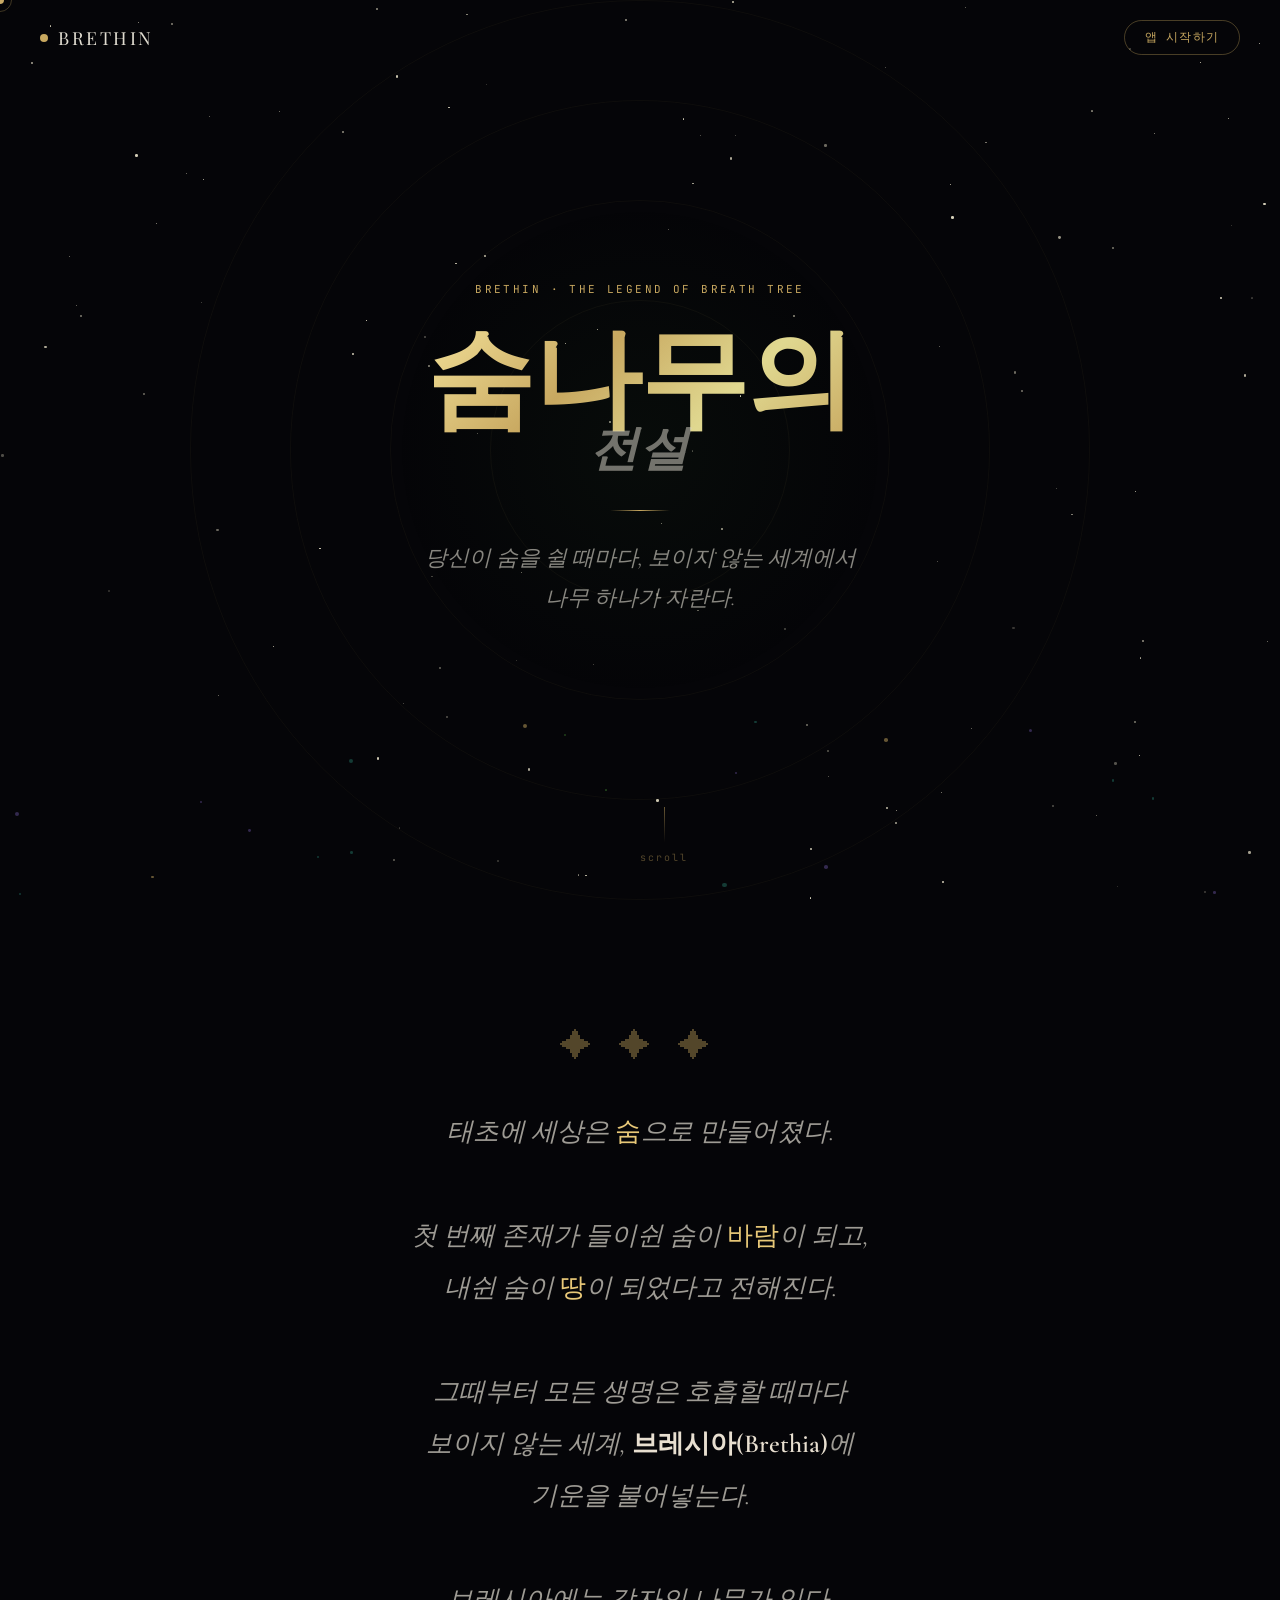
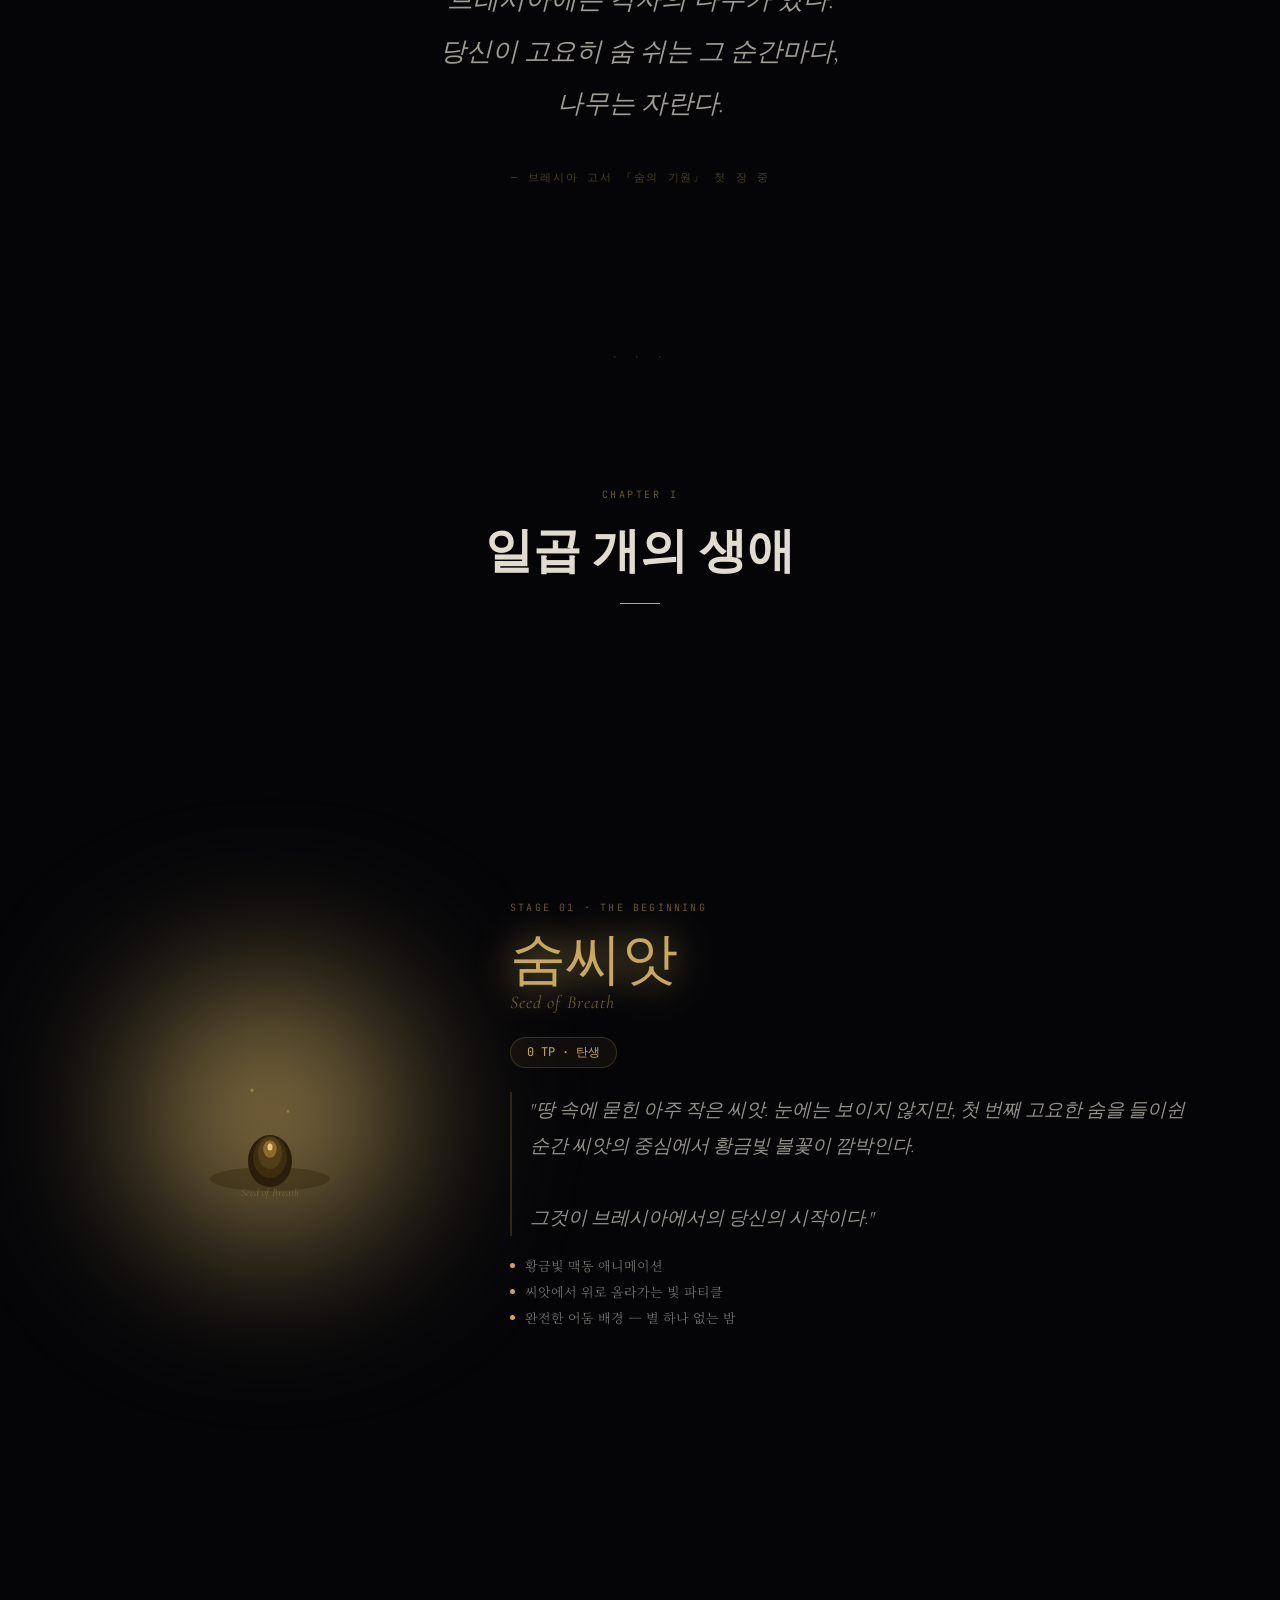
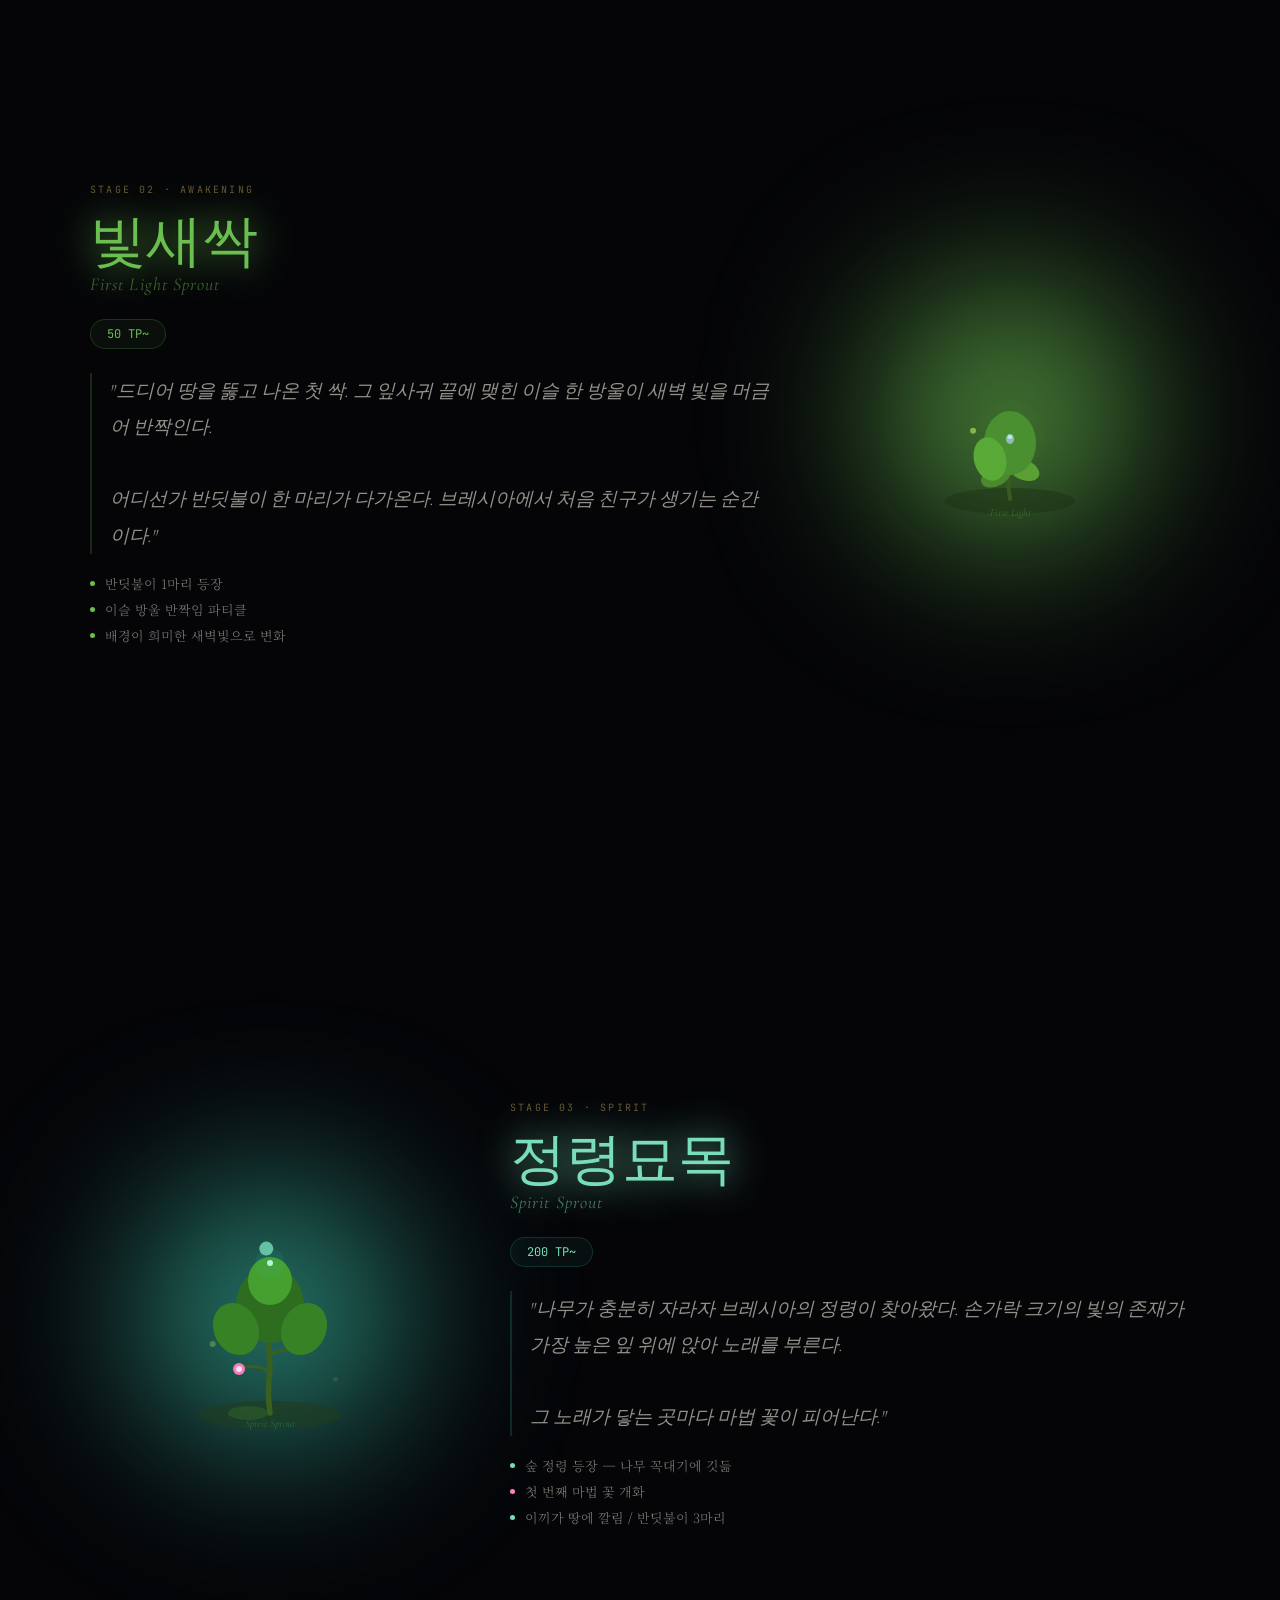
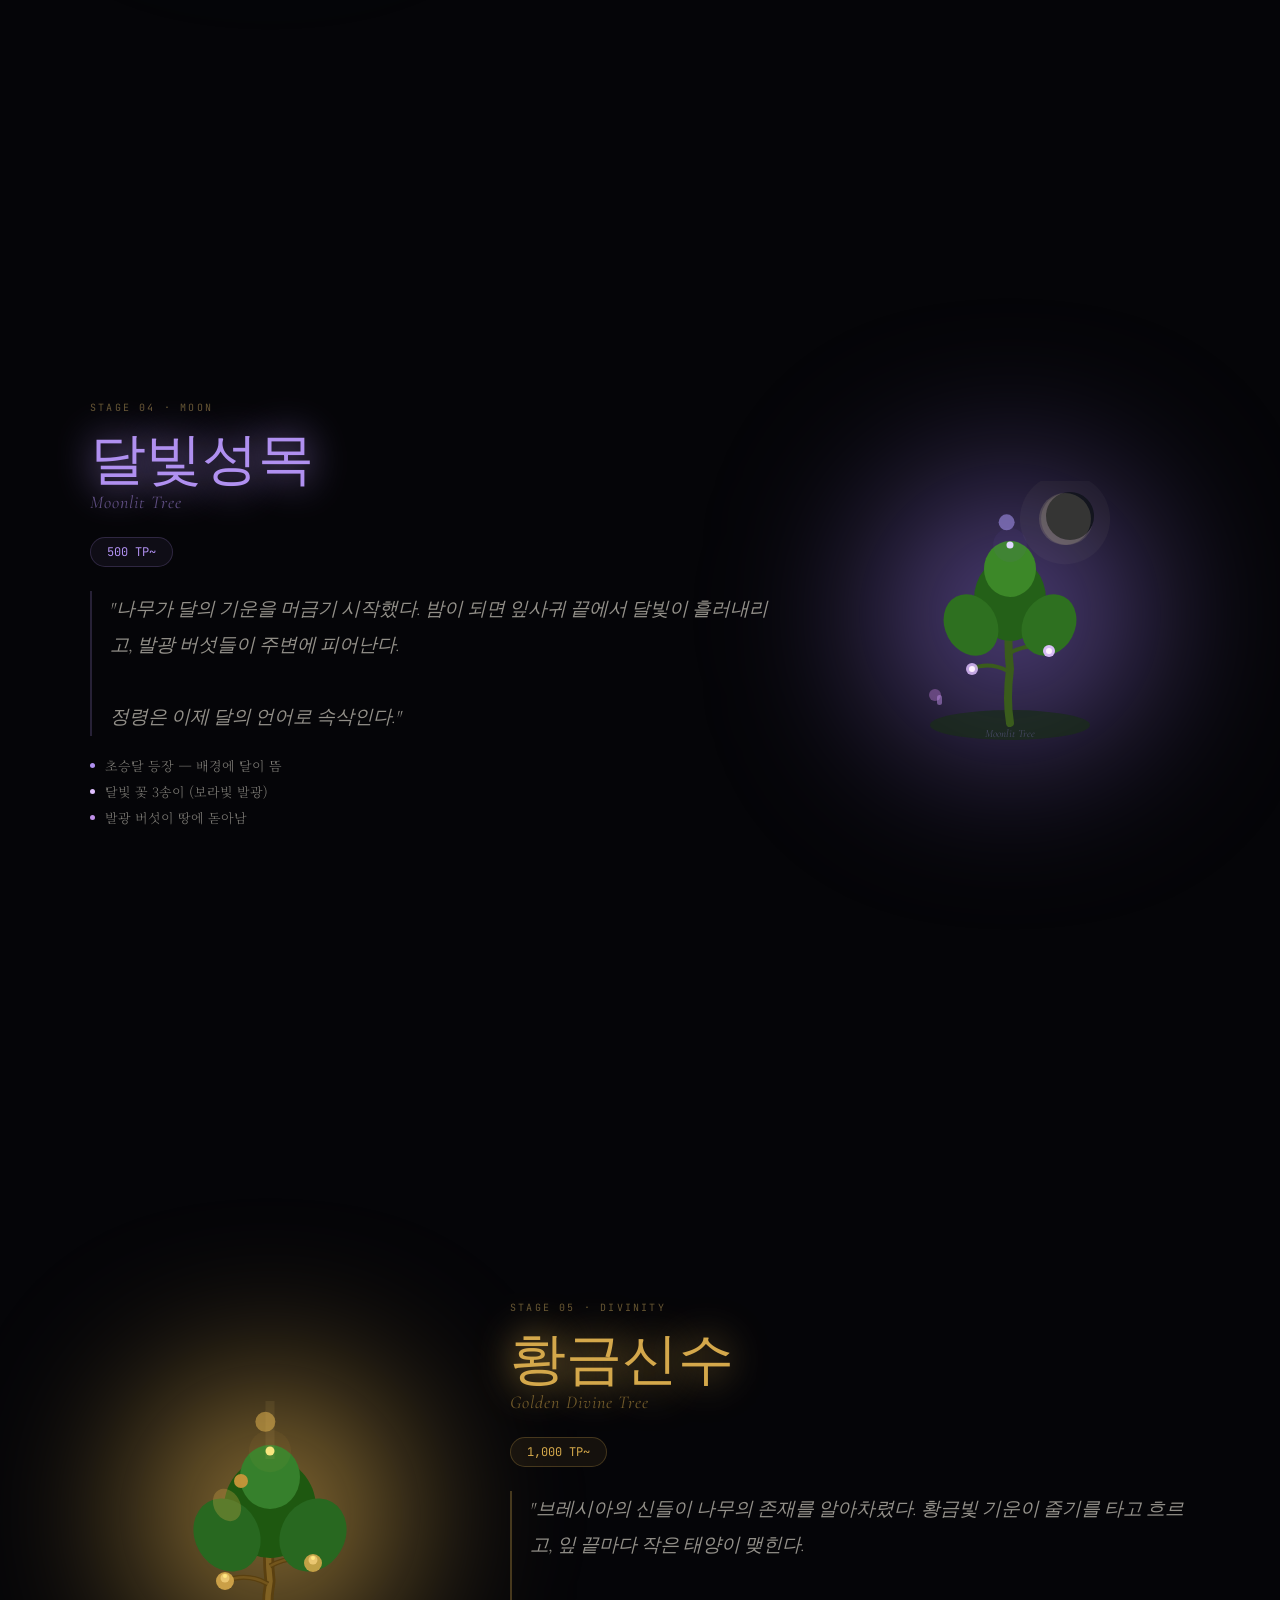
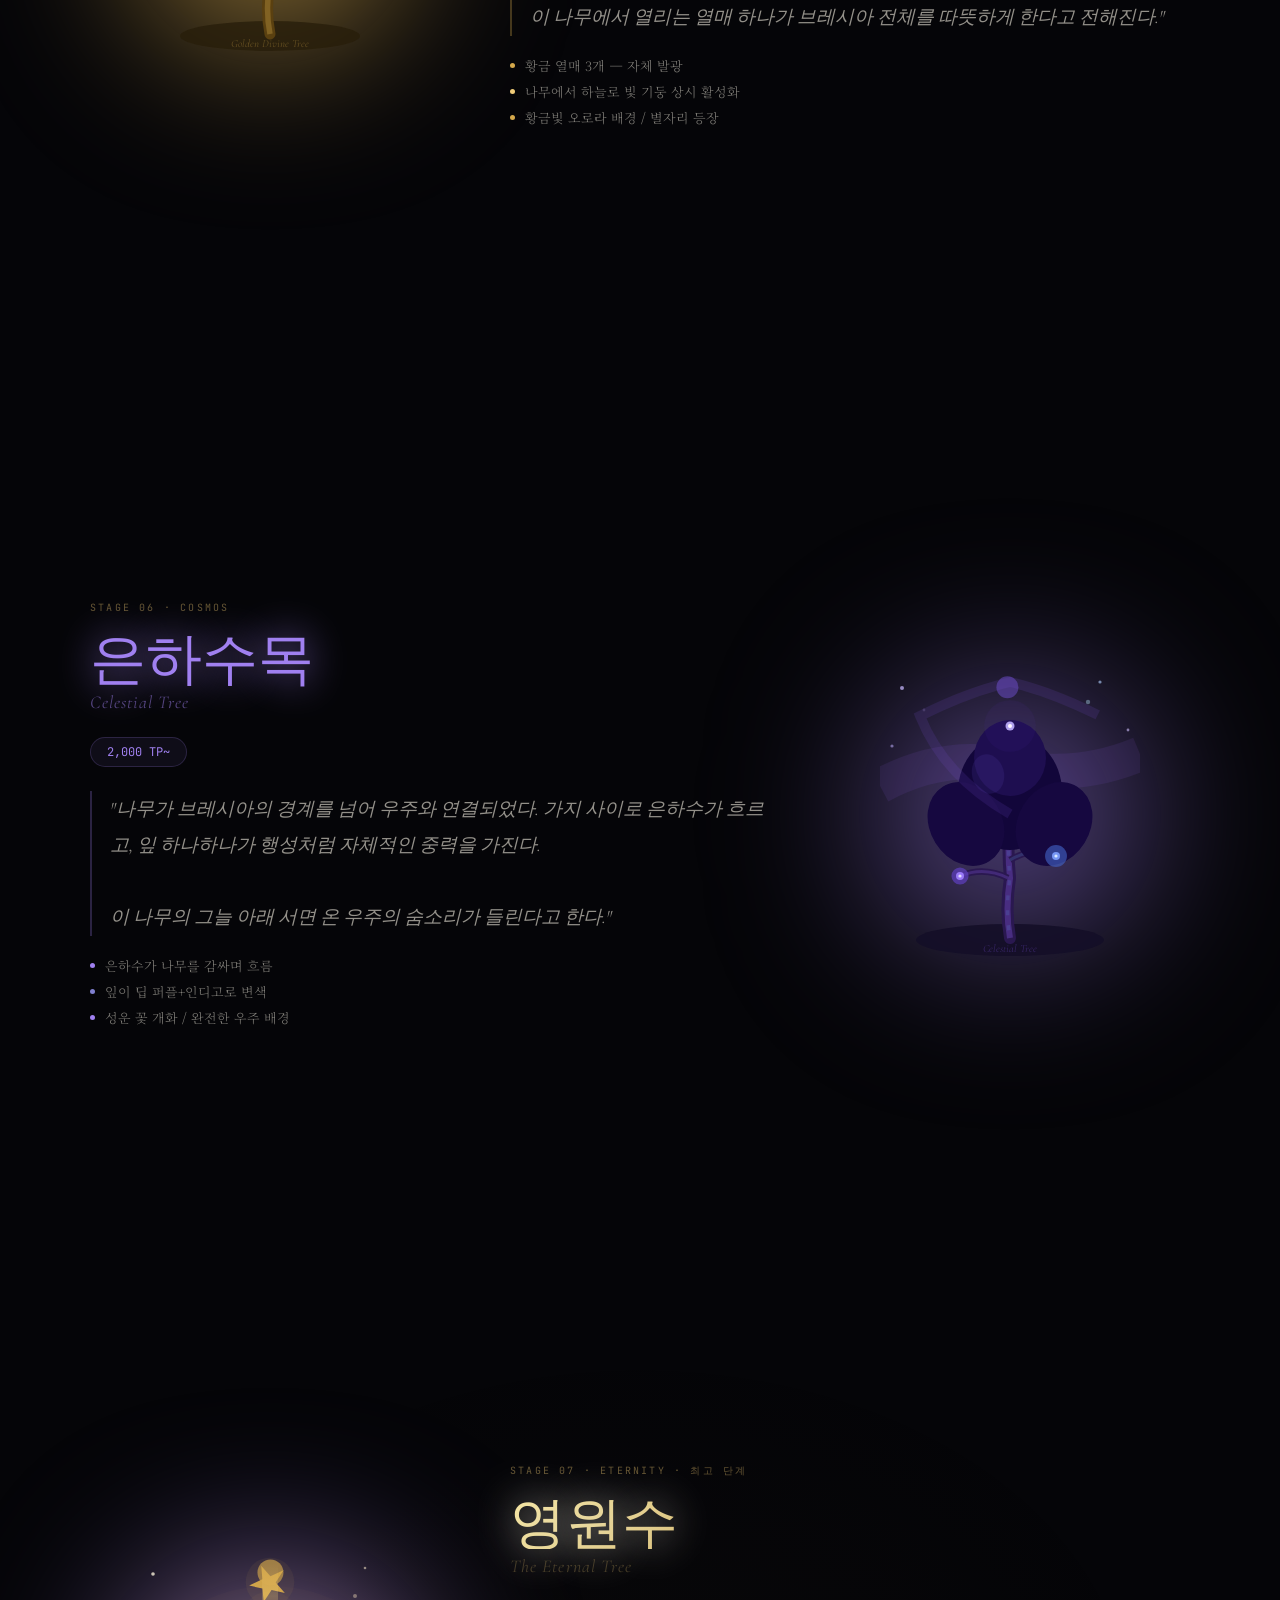
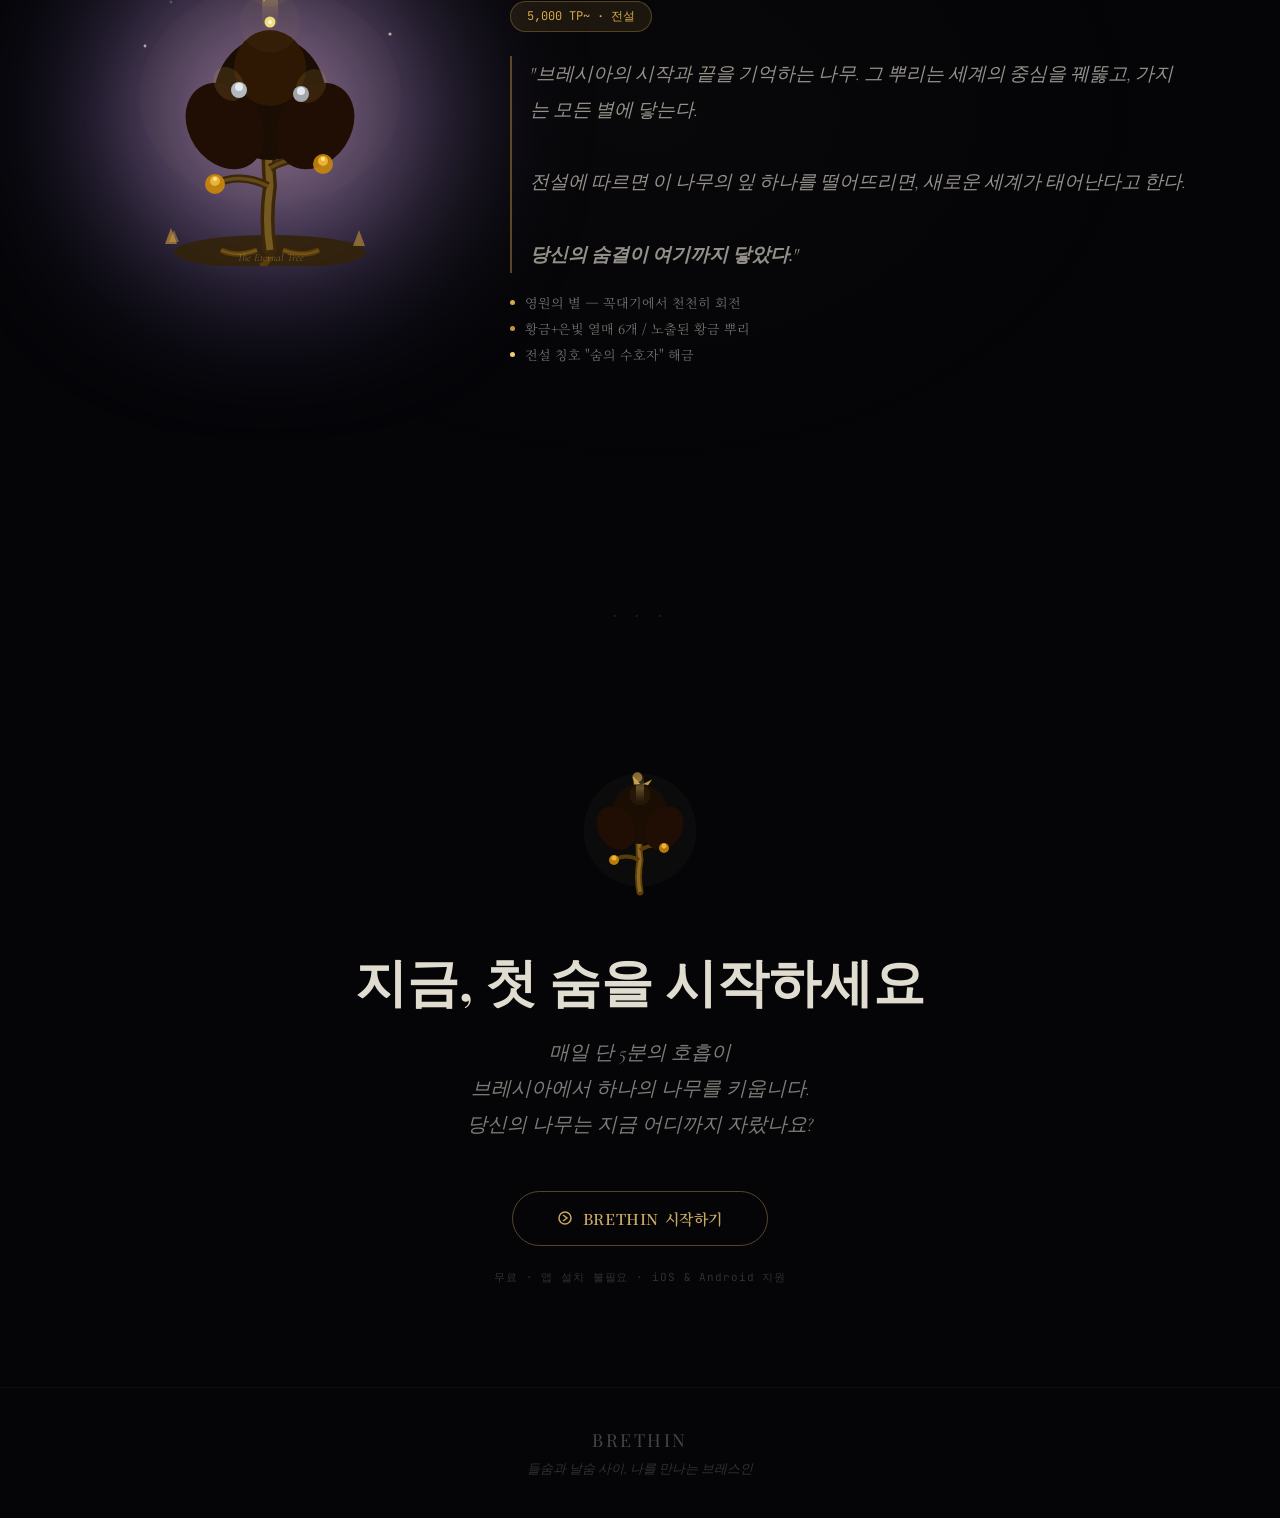
<file: BRETHIN_숨나무_스토리.html>
<!DOCTYPE html>
<html lang="ko">
<head>
<meta charset="UTF-8">
<meta name="viewport" content="width=device-width, initial-scale=1.0">
<title>숨나무의 전설 — BRETHIN</title>
<link href="https://fonts.googleapis.com/css2?family=Playfair+Display:ital,wght@0,400;0,700;1,400;1,700&family=Noto+Serif+KR:wght@300;400;600&family=Cormorant+Garamond:ital,wght@0,300;0,400;1,300;1,400&family=JetBrains+Mono:wght@300;400&display=swap" rel="stylesheet">
<style>
*{box-sizing:border-box;margin:0;padding:0;}
html{scroll-behavior:smooth;}
:root{
  --gold:#c8a860;--gold2:#e8c878;--gold3:#f8e8a0;
  --green:#4a9a38;--green2:#6abf50;
  --purple:#7860b8;--blue:#4880c8;
  --teal:#38b8a0;--silver:#b8c8d8;
}

/* ── BASE ── */
body{
  background:#050508;
  color:#e0dcd0;
  font-family:'Noto Serif KR',serif;
  overflow-x:hidden;
  cursor:none;
}

/* ── CURSOR ── */
.cursor{position:fixed;width:8px;height:8px;background:var(--gold);border-radius:50%;pointer-events:none;z-index:9999;transform:translate(-50%,-50%);transition:width .3s,height .3s,opacity .3s;mix-blend-mode:screen;}
.cursor-trail{position:fixed;width:24px;height:24px;border:1px solid rgba(200,168,96,.3);border-radius:50%;pointer-events:none;z-index:9998;transform:translate(-50%,-50%);transition:left .12s ease,top .12s ease;}

/* ── STARS ── */
#starfield{position:fixed;inset:0;pointer-events:none;z-index:0;overflow:hidden;}
.star{position:absolute;border-radius:50%;animation:twinkle var(--d,3s) ease-in-out infinite var(--dl,0s);}
@keyframes twinkle{0%,100%{opacity:.1;}50%{opacity:1;}}

/* ── PARTICLES ── */
#particles{position:fixed;inset:0;pointer-events:none;z-index:1;overflow:hidden;}
.fp{position:absolute;border-radius:50%;animation:floatUp var(--d,8s) ease-in infinite var(--dl,0s);}
@keyframes floatUp{
  0%{opacity:0;transform:translateY(0) scale(1);}
  10%{opacity:.8;}
  90%{opacity:.4;}
  100%{opacity:0;transform:translateY(-100vh) scale(.5);}
}

/* ── PROGRESS BAR ── */
.progress-bar{position:fixed;top:0;left:0;height:2px;background:linear-gradient(90deg,var(--gold),var(--green2));z-index:200;transition:width .1s;}

/* ── NAV ── */
nav{
  position:fixed;top:0;left:0;right:0;z-index:100;
  padding:20px 40px;
  display:flex;align-items:center;justify-content:space-between;
  transition:all .4s;
}
nav.solid{
  background:rgba(5,5,8,.88);
  backdrop-filter:blur(14px);
  border-bottom:1px solid rgba(200,168,96,.08);
  padding:14px 40px;
}
.nav-logo{
  font-family:'Playfair Display',serif;
  font-size:18px;letter-spacing:.14em;
  color:#e0dcd0;text-decoration:none;
  display:flex;align-items:center;gap:10px;
}
.nav-logo-dot{width:8px;height:8px;background:var(--gold);border-radius:50%;animation:dotPulse 2s ease-in-out infinite;}
@keyframes dotPulse{0%,100%{box-shadow:0 0 0 0 rgba(200,168,96,.6);}50%{box-shadow:0 0 0 8px rgba(200,168,96,0);}}
.nav-cta{
  font-family:'JetBrains Mono',monospace;
  font-size:12px;letter-spacing:.1em;
  border:1px solid rgba(200,168,96,.35);
  color:var(--gold);padding:8px 20px;border-radius:20px;
  text-decoration:none;transition:all .3s;
}
.nav-cta:hover{background:var(--gold);color:#050508;}

/* ── SECTIONS ── */
section{position:relative;z-index:2;}

/* ── HERO ── */
#hero{
  min-height:100vh;display:flex;flex-direction:column;
  align-items:center;justify-content:center;
  padding:80px 24px;
  text-align:center;
  overflow:hidden;
}
.hero-orb{
  position:absolute;width:500px;height:500px;
  border-radius:50%;
  background:radial-gradient(ellipse,rgba(74,154,56,.05) 0%,transparent 70%);
  animation:orbPulse 6s ease-in-out infinite;
}
@keyframes orbPulse{0%,100%{transform:scale(1);}50%{transform:scale(1.08);}}
.hero-rings{position:absolute;inset:0;display:flex;align-items:center;justify-content:center;}
.h-ring{
  position:absolute;border-radius:50%;
  border:1px solid rgba(200,168,96,.05);
  animation:ringExpand 8s ease-in-out infinite;
}
@keyframes ringExpand{0%,100%{transform:scale(1);opacity:.5;}50%{transform:scale(1.04);opacity:1;}}

.hero-eyebrow{
  font-family:'JetBrains Mono',monospace;
  font-size:11px;letter-spacing:.22em;color:var(--gold);
  text-transform:uppercase;margin-bottom:24px;
  opacity:0;animation:fadeUp .8s .3s ease forwards;
}
.hero-title{
  font-family:'Playfair Display',serif;
  font-size:clamp(48px,12vw,108px);
  line-height:.95;
  letter-spacing:-.01em;
  margin-bottom:8px;
  opacity:0;animation:fadeUp .8s .5s ease forwards;
}
.hero-title-main{
  background:linear-gradient(135deg,#f8e8a0 0%,#c8a860 40%,#e0d890 70%,#c8a860 100%);
  -webkit-background-clip:text;-webkit-text-fill-color:transparent;background-clip:text;
}
.hero-title-sub{
  display:block;
  font-family:'Cormorant Garamond',serif;
  font-style:italic;
  font-size:clamp(20px,5vw,48px);
  color:rgba(224,220,208,.5);
  letter-spacing:.04em;
  margin-top:6px;
}
.hero-divider{
  width:60px;height:1px;
  background:linear-gradient(90deg,transparent,var(--gold),transparent);
  margin:28px auto;
  opacity:0;animation:fadeUp .8s .7s ease forwards;
}
.hero-lore{
  font-family:'Cormorant Garamond',serif;
  font-size:clamp(16px,3vw,22px);
  font-style:italic;
  color:rgba(224,220,208,.6);
  max-width:560px;line-height:1.8;
  opacity:0;animation:fadeUp .8s .9s ease forwards;
}
.hero-scroll{
  position:absolute;bottom:36px;left:50%;transform:translateX(-50%);
  display:flex;flex-direction:column;align-items:center;gap:8px;
  font-family:'JetBrains Mono',monospace;
  font-size:10px;letter-spacing:.2em;color:rgba(200,168,96,.4);
  opacity:0;animation:fadeUp .8s 1.4s ease forwards;
}
.scroll-line{width:1px;height:36px;background:linear-gradient(to bottom,rgba(200,168,96,.5),transparent);animation:scrollDown 2s ease-in-out infinite;}
@keyframes scrollDown{0%{transform:scaleY(0);transform-origin:top;}50%{transform:scaleY(1);transform-origin:top;}51%{transform-origin:bottom;}100%{transform:scaleY(0);transform-origin:bottom;}}

/* ── WORLD INTRO ── */
#world{
  padding:120px 24px;
  display:flex;align-items:center;justify-content:center;
}
.world-inner{max-width:760px;margin:0 auto;text-align:center;}
.book-ornament{
  font-size:32px;color:rgba(200,168,96,.4);
  letter-spacing:.3em;margin-bottom:40px;
  display:block;
}
.world-text{
  font-family:'Cormorant Garamond',serif;
  font-size:clamp(18px,3vw,26px);
  line-height:2;color:rgba(224,220,208,.7);
  font-style:italic;
}
.world-text em{color:var(--gold2);font-style:normal;}
.world-text strong{color:#e8dfd0;font-style:normal;font-weight:600;}
.world-sig{
  margin-top:40px;
  font-family:'JetBrains Mono',monospace;
  font-size:11px;color:rgba(200,168,96,.35);letter-spacing:.15em;
}

/* ── CHAPTER HEADER ── */
.chapter-header{
  text-align:center;padding:80px 24px 60px;
}
.ch-num{
  font-family:'JetBrains Mono',monospace;
  font-size:10px;letter-spacing:.25em;color:rgba(200,168,96,.5);
  text-transform:uppercase;margin-bottom:14px;
}
.ch-title{
  font-family:'Playfair Display',serif;
  font-size:clamp(28px,5vw,48px);
  color:#e0dcd0;
}
.ch-line{width:40px;height:1px;background:var(--gold);margin:20px auto 0;opacity:.4;}

/* ── STAGE SCROLL SECTIONS ── */
.stage-section{
  min-height:100vh;
  display:flex;align-items:center;
  padding:80px 24px;
  position:relative;
  overflow:hidden;
}
.stage-section:nth-child(odd) .stage-layout{flex-direction:row;}
.stage-section:nth-child(even) .stage-layout{flex-direction:row-reverse;}
.stage-layout{
  max-width:1100px;margin:0 auto;
  display:flex;align-items:center;
  gap:60px;width:100%;
}
.stage-visual-wrap{
  flex:0 0 360px;
  display:flex;align-items:center;justify-content:center;
  position:relative;
}
.stage-glow{
  position:absolute;
  width:300px;height:300px;border-radius:50%;
  filter:blur(80px);
  animation:glowPulse 4s ease-in-out infinite;
  pointer-events:none;
}
@keyframes glowPulse{0%,100%{opacity:.25;}50%{opacity:.5;}}
.stage-svg-wrap{position:relative;z-index:1;}
.stage-text{flex:1;}
.stage-num-badge{
  font-family:'JetBrains Mono',monospace;
  font-size:10px;letter-spacing:.22em;
  color:rgba(200,168,96,.5);text-transform:uppercase;
  margin-bottom:12px;
}
.stage-name-ko{
  font-family:'Playfair Display',serif;
  font-size:clamp(32px,6vw,56px);
  line-height:1.05;margin-bottom:6px;
  text-shadow:0 0 40px currentColor;
}
.stage-name-en{
  font-family:'Cormorant Garamond',serif;
  font-style:italic;font-size:18px;
  margin-bottom:24px;opacity:.5;
  letter-spacing:.06em;
}
.stage-tp-badge{
  display:inline-flex;align-items:center;gap:8px;
  padding:6px 16px;border-radius:20px;border:1px solid;
  font-family:'JetBrains Mono',monospace;
  font-size:12px;margin-bottom:24px;
}
.stage-lore{
  font-family:'Cormorant Garamond',serif;
  font-style:italic;font-size:clamp(15px,2.5vw,19px);
  line-height:1.9;color:rgba(224,220,208,.65);
  border-left:2px solid rgba(200,168,96,.2);
  padding-left:18px;margin-bottom:20px;
}
.stage-unlocks{display:flex;flex-direction:column;gap:7px;}
.unlock-item{
  display:flex;align-items:center;gap:10px;
  font-size:13px;color:rgba(224,220,208,.55);
  font-weight:300;
}
.unlock-dot{width:5px;height:5px;border-radius:50%;flex-shrink:0;}

/* ── DIVIDER ── */
.section-divider{
  text-align:center;padding:40px;
  font-size:16px;color:rgba(200,168,96,.2);
  letter-spacing:.4em;
}

/* ── STORY END ── */
#ending{
  min-height:80vh;
  display:flex;flex-direction:column;
  align-items:center;justify-content:center;
  padding:80px 24px;text-align:center;
}
.ending-tree{margin-bottom:40px;animation:endFloat 4s ease-in-out infinite;}
@keyframes endFloat{0%,100%{transform:translateY(0);}50%{transform:translateY(-12px);}}
.ending-title{
  font-family:'Playfair Display',serif;
  font-size:clamp(28px,6vw,52px);
  color:#e0dcd0;margin-bottom:16px;
}
.ending-sub{
  font-family:'Cormorant Garamond',serif;
  font-style:italic;
  font-size:clamp(15px,2.5vw,20px);
  color:rgba(224,220,208,.55);max-width:480px;line-height:1.8;
  margin-bottom:48px;
}
.ending-cta{
  display:inline-flex;align-items:center;gap:10px;
  background:transparent;
  border:1px solid rgba(200,168,96,.4);
  color:var(--gold);
  padding:16px 44px;border-radius:32px;
  font-size:15px;font-weight:600;
  text-decoration:none;
  font-family:'Noto Serif KR',serif;
  transition:all .3s;cursor:pointer;
  letter-spacing:.04em;
}
.ending-cta:hover{
  background:var(--gold);color:#050508;
  box-shadow:0 0 40px rgba(200,168,96,.3);
}
.ending-note{
  margin-top:24px;
  font-family:'JetBrains Mono',monospace;
  font-size:11px;color:rgba(224,220,208,.2);
  letter-spacing:.08em;
}

/* ── FOOTER ── */
footer{
  border-top:1px solid rgba(200,168,96,.06);
  padding:40px 24px;text-align:center;
  position:relative;z-index:2;
}
.footer-logo{
  font-family:'Playfair Display',serif;
  font-size:18px;letter-spacing:.14em;
  color:rgba(224,220,208,.3);margin-bottom:8px;
}
.footer-sub{
  font-family:'Cormorant Garamond',serif;
  font-style:italic;
  font-size:13px;color:rgba(224,220,208,.2);
}

/* ── REVEAL ── */
.reveal{opacity:0;transform:translateY(28px);transition:opacity .9s ease,transform .9s ease;}
.reveal.vis{opacity:1;transform:translateY(0);}
.reveal-l{opacity:0;transform:translateX(-32px);transition:opacity .9s ease,transform .9s ease;}
.reveal-l.vis{opacity:1;transform:translateX(0);}
.reveal-r{opacity:0;transform:translateX(32px);transition:opacity .9s ease,transform .9s ease;}
.reveal-r.vis{opacity:1;transform:translateX(0);}
.d1{transition-delay:.1s;}.d2{transition-delay:.2s;}.d3{transition-delay:.3s;}.d4{transition-delay:.4s;}.d5{transition-delay:.5s;}

@keyframes fadeUp{from{opacity:0;transform:translateY(20px);}to{opacity:1;transform:translateY(0);}}

/* ── RESPONSIVE ── */
@media(max-width:860px){
  .stage-layout{flex-direction:column!important;gap:40px;}
  .stage-visual-wrap{flex:none;width:100%;}
  nav{padding:16px 24px;}
  nav.solid{padding:12px 24px;}
}
@media(max-width:480px){
  .stage-section{padding:60px 20px;}
  .stage-glow{width:200px;height:200px;}
}
</style>
</head>
<body>

<!-- 커서 -->
<div class="cursor" id="cur"></div>
<div class="cursor-trail" id="curT"></div>

<!-- 진행 바 -->
<div class="progress-bar" id="prog" style="width:0"></div>

<!-- 별 -->
<div id="starfield"></div>
<!-- 파티클 -->
<div id="particles"></div>

<!-- 네비 -->
<nav id="nav">
  <a href="index.html" class="nav-logo">
    <div class="nav-logo-dot"></div>
    BRETHIN
  </a>
  <a href="index.html" class="nav-cta">앱 시작하기</a>
</nav>

<!-- ══════════ HERO ══════════ -->
<section id="hero">
  <div class="hero-orb"></div>
  <div class="hero-rings">
    <div class="h-ring" style="width:300px;height:300px;animation-delay:0s;"></div>
    <div class="h-ring" style="width:500px;height:500px;animation-delay:1s;"></div>
    <div class="h-ring" style="width:700px;height:700px;animation-delay:2s;"></div>
    <div class="h-ring" style="width:900px;height:900px;animation-delay:3s;"></div>
  </div>
  <div class="hero-eyebrow">BRETHIN · The Legend of Breath Tree</div>
  <h1 class="hero-title">
    <span class="hero-title-main">숨나무의</span>
    <span class="hero-title-sub">전설</span>
  </h1>
  <div class="hero-divider"></div>
  <p class="hero-lore">당신이 숨을 쉴 때마다, 보이지 않는 세계에서<br>나무 하나가 자란다.</p>
  <div class="hero-scroll">
    <div class="scroll-line"></div>
    scroll
  </div>
</section>

<!-- ══════════ WORLD ══════════ -->
<section id="world">
  <div class="world-inner">
    <span class="book-ornament reveal">✦ ✦ ✦</span>
    <p class="world-text reveal d1">
      태초에 세상은 <em>숨</em>으로 만들어졌다.<br><br>
      첫 번째 존재가 들이쉰 숨이 <em>바람</em>이 되고,<br>
      내쉰 숨이 <em>땅</em>이 되었다고 전해진다.<br><br>
      그때부터 모든 생명은 호흡할 때마다<br>
      보이지 않는 세계, <strong>브레시아(Brethia)</strong>에<br>
      기운을 불어넣는다.<br><br>
      브레시아에는 각자의 나무가 있다.<br>
      당신이 고요히 숨 쉬는 그 순간마다,<br>
      나무는 자란다.
    </p>
    <p class="world-sig reveal d2">— 브레시아 고서 『숨의 기원』 첫 장 중</p>
  </div>
</section>

<div class="section-divider reveal">· · ·</div>

<!-- ══════════ CHAPTER ══════════ -->
<div class="chapter-header">
  <div class="ch-num reveal">Chapter I</div>
  <h2 class="ch-title reveal d1">일곱 개의 생애</h2>
  <div class="ch-line reveal d2"></div>
</div>

<!-- ══════════ STAGE 1 — 씨앗 ══════════ -->
<section class="stage-section">
  <div class="stage-layout">
    <div class="stage-visual-wrap reveal-l">
      <div class="stage-glow" style="background:radial-gradient(circle,#c8a860,transparent);"></div>
      <div class="stage-svg-wrap">
        <svg width="200" height="180" viewBox="0 0 200 180">
          <ellipse cx="100" cy="158" rx="60" ry="12" fill="rgba(50,35,10,0.4)"/>
          <ellipse cx="100" cy="140" rx="22" ry="26" fill="#2a1e0a"/>
          <ellipse cx="100" cy="136" rx="17" ry="21" fill="#3d2c10"/>
          <ellipse cx="100" cy="132" rx="12" ry="16" fill="#523d18"/>
          <ellipse cx="100" cy="128" rx="6" ry="8" fill="#d4a84b" opacity="0.35">
            <animate attributeName="rx" values="6;10;6" dur="3s" repeatCount="indefinite"/>
            <animate attributeName="ry" values="8;12;8" dur="3s" repeatCount="indefinite"/>
            <animate attributeName="opacity" values="0.35;0.8;0.35" dur="3s" repeatCount="indefinite"/>
          </ellipse>
          <ellipse cx="100" cy="126" rx="2.5" ry="3.5" fill="#f0cc78" opacity="0.95">
            <animate attributeName="opacity" values="0.95;1;0.95" dur="1.5s" repeatCount="indefinite"/>
          </ellipse>
          <circle cx="82" cy="100" r="1.8" fill="#d4a84b" opacity="0">
            <animate attributeName="cy" values="128;80;50" dur="4s" repeatCount="indefinite"/>
            <animate attributeName="opacity" values="0;0.7;0" dur="4s" repeatCount="indefinite"/>
          </circle>
          <circle cx="118" cy="100" r="1.4" fill="#d4a84b" opacity="0">
            <animate attributeName="cy" values="128;75;45" dur="4s" repeatCount="indefinite" begin="1.3s"/>
            <animate attributeName="opacity" values="0;0.6;0" dur="4s" repeatCount="indefinite" begin="1.3s"/>
          </circle>
          <circle cx="100" cy="100" r="1.6" fill="#f0cc78" opacity="0">
            <animate attributeName="cy" values="128;70;40" dur="4s" repeatCount="indefinite" begin="2.6s"/>
            <animate attributeName="opacity" values="0;0.8;0" dur="4s" repeatCount="indefinite" begin="2.6s"/>
          </circle>
          <text x="100" y="175" text-anchor="middle" font-family="Cormorant Garamond,serif" font-size="11" font-style="italic" fill="rgba(200,168,96,0.35)">Seed of Breath</text>
        </svg>
      </div>
    </div>
    <div class="stage-text reveal-r">
      <div class="stage-num-badge">Stage 01 · The Beginning</div>
      <div class="stage-name-ko" style="color:#c8a860;">숨씨앗</div>
      <div class="stage-name-en" style="color:#c8a860;">Seed of Breath</div>
      <div class="stage-tp-badge" style="border-color:rgba(200,168,96,.2);color:#c8a860;background:rgba(200,168,96,.06);">0 TP · 탄생</div>
      <div class="stage-lore">"땅 속에 묻힌 아주 작은 씨앗. 눈에는 보이지 않지만, 첫 번째 고요한 숨을 들이쉰 순간 씨앗의 중심에서 황금빛 불꽃이 깜박인다.<br><br>그것이 브레시아에서의 당신의 시작이다."</div>
      <div class="stage-unlocks">
        <div class="unlock-item"><div class="unlock-dot" style="background:#c8a860;"></div>황금빛 맥동 애니메이션</div>
        <div class="unlock-item"><div class="unlock-dot" style="background:#c8a860;"></div>씨앗에서 위로 올라가는 빛 파티클</div>
        <div class="unlock-item"><div class="unlock-dot" style="background:#c8a860;"></div>완전한 어둠 배경 — 별 하나 없는 밤</div>
      </div>
    </div>
  </div>
</section>

<!-- ══════════ STAGE 2 ══════════ -->
<section class="stage-section">
  <div class="stage-layout">
    <div class="stage-visual-wrap reveal-r">
      <div class="stage-glow" style="background:radial-gradient(circle,#6abf50,transparent);"></div>
      <div class="stage-svg-wrap">
        <svg width="200" height="220" viewBox="0 0 200 220">
          <ellipse cx="100" cy="200" rx="65" ry="13" fill="rgba(30,50,20,0.5)"/>
          <path d="M100,198 Q97,180 100,155" stroke="#3a5a20" stroke-width="4" fill="none" stroke-linecap="round"/>
          <ellipse cx="86" cy="175" rx="16" ry="10" fill="#4a8a2c" transform="rotate(-28 86 175)"/>
          <ellipse cx="114" cy="169" rx="16" ry="10" fill="#5aa034" transform="rotate(22 114 169)"/>
          <ellipse cx="100" cy="142" rx="26" ry="32" fill="#4a9030"/>
          <ellipse cx="80" cy="158" rx="16" ry="22" fill="#5aaa38" transform="rotate(-15 80 158)"/>
          <ellipse cx="100" cy="138" rx="4" ry="5" fill="rgba(180,220,255,0.65)"/>
          <ellipse cx="100" cy="136" rx="2.5" ry="2" fill="rgba(220,240,255,0.8)"/>
          <ellipse cx="100" cy="135" rx="30" ry="30" fill="rgba(74,144,48,0.04)">
            <animate attributeName="rx" values="30;38;30" dur="4s" repeatCount="indefinite"/>
            <animate attributeName="ry" values="30;38;30" dur="4s" repeatCount="indefinite"/>
          </ellipse>
          <circle r="3" fill="#c8f060" opacity="0.8">
            <animateMotion path="M60,170 Q42,148 60,126 Q80,148 60,170" dur="5s" repeatCount="indefinite"/>
            <animate attributeName="opacity" values="0.8;0.2;0.8" dur="1.5s" repeatCount="indefinite"/>
          </circle>
          <text x="100" y="215" text-anchor="middle" font-family="Cormorant Garamond,serif" font-size="11" font-style="italic" fill="rgba(106,191,80,0.35)">First Light</text>
        </svg>
      </div>
    </div>
    <div class="stage-text reveal-l">
      <div class="stage-num-badge">Stage 02 · Awakening</div>
      <div class="stage-name-ko" style="color:#6abf50;">빛새싹</div>
      <div class="stage-name-en" style="color:#6abf50;">First Light Sprout</div>
      <div class="stage-tp-badge" style="border-color:rgba(106,191,80,.2);color:#6abf50;background:rgba(106,191,80,.06);">50 TP~</div>
      <div class="stage-lore" style="border-left-color:rgba(106,191,80,.2);">"드디어 땅을 뚫고 나온 첫 싹. 그 잎사귀 끝에 맺힌 이슬 한 방울이 새벽 빛을 머금어 반짝인다.<br><br>어디선가 반딧불이 한 마리가 다가온다. 브레시아에서 처음 친구가 생기는 순간이다."</div>
      <div class="stage-unlocks">
        <div class="unlock-item"><div class="unlock-dot" style="background:#6abf50;"></div>반딧불이 1마리 등장</div>
        <div class="unlock-item"><div class="unlock-dot" style="background:#6abf50;"></div>이슬 방울 반짝임 파티클</div>
        <div class="unlock-item"><div class="unlock-dot" style="background:#6abf50;"></div>배경이 희미한 새벽빛으로 변화</div>
      </div>
    </div>
  </div>
</section>

<!-- ══════════ STAGE 3 ══════════ -->
<section class="stage-section">
  <div class="stage-layout">
    <div class="stage-visual-wrap reveal-l">
      <div class="stage-glow" style="background:radial-gradient(circle,#38b8a0,transparent);"></div>
      <div class="stage-svg-wrap">
        <svg width="220" height="240" viewBox="0 0 220 240">
          <ellipse cx="110" cy="224" rx="72" ry="14" fill="rgba(30,60,30,0.6)"/>
          <ellipse cx="88" cy="222" rx="20" ry="7" fill="rgba(50,100,40,0.5)"/>
          <path d="M110,222 Q107,202 110,177 Q108,158 110,130" stroke="#3a6020" stroke-width="5.5" fill="none" stroke-linecap="round"/>
          <path d="M109,180 Q94,172 78,178" stroke="#3a6020" stroke-width="3" fill="none"/>
          <path d="M110,164 Q125,155 140,162" stroke="#3a6020" stroke-width="3" fill="none"/>
          <ellipse cx="110" cy="114" rx="34" ry="38" fill="#2e6c20"/>
          <ellipse cx="76" cy="138" rx="22" ry="27" fill="#388226" transform="rotate(-26 76 138)"/>
          <ellipse cx="144" cy="138" rx="22" ry="27" fill="#388226" transform="rotate(26 144 138)"/>
          <ellipse cx="110" cy="90" rx="22" ry="24" fill="#46a030"/>
          <circle cx="110" cy="72" r="14" fill="rgba(56,184,160,0.1)">
            <animate attributeName="r" values="14;18;14" dur="2.5s" repeatCount="indefinite"/>
          </circle>
          <circle cx="110" cy="72" r="7" fill="#78ddb8" opacity="0.8">
            <animateMotion path="M0,0 Q8,-12 0,-22 Q-8,-12 0,0" dur="4s" repeatCount="indefinite"/>
          </circle>
          <circle cx="110" cy="72" r="3" fill="#c0fff0" opacity="0.9"/>
          <circle cx="79" cy="178" r="6" fill="#ff80c0" opacity="0.8">
            <animate attributeName="opacity" values="0.8;1;0.8" dur="2s" repeatCount="indefinite"/>
          </circle>
          <circle cx="79" cy="178" r="3" fill="#ffe0f0"/>
          <circle r="3" fill="#c8f060" opacity="0.7">
            <animateMotion path="M55,190 Q38,170 55,150 Q74,170 55,190" dur="6s" repeatCount="indefinite"/>
            <animate attributeName="opacity" values="0.7;0.15;0.7" dur="2s" repeatCount="indefinite"/>
          </circle>
          <circle r="2.5" fill="#d0f880" opacity="0.6">
            <animateMotion path="M170,196 Q188,175 170,155 Q152,175 170,196" dur="7s" repeatCount="indefinite" begin="2s"/>
            <animate attributeName="opacity" values="0.6;0.1;0.6" dur="1.8s" repeatCount="indefinite"/>
          </circle>
          <text x="110" y="236" text-anchor="middle" font-family="Cormorant Garamond,serif" font-size="11" font-style="italic" fill="rgba(56,184,160,0.35)">Spirit Sprout</text>
        </svg>
      </div>
    </div>
    <div class="stage-text reveal-r">
      <div class="stage-num-badge">Stage 03 · Spirit</div>
      <div class="stage-name-ko" style="color:#78ddb8;">정령묘목</div>
      <div class="stage-name-en" style="color:#78ddb8;">Spirit Sprout</div>
      <div class="stage-tp-badge" style="border-color:rgba(56,184,160,.2);color:#78ddb8;background:rgba(56,184,160,.06);">200 TP~</div>
      <div class="stage-lore" style="border-left-color:rgba(56,184,160,.2);">"나무가 충분히 자라자 브레시아의 정령이 찾아왔다. 손가락 크기의 빛의 존재가 가장 높은 잎 위에 앉아 노래를 부른다.<br><br>그 노래가 닿는 곳마다 마법 꽃이 피어난다."</div>
      <div class="stage-unlocks">
        <div class="unlock-item"><div class="unlock-dot" style="background:#78ddb8;"></div>숲 정령 등장 — 나무 꼭대기에 깃듦</div>
        <div class="unlock-item"><div class="unlock-dot" style="background:#ff80c0;"></div>첫 번째 마법 꽃 개화</div>
        <div class="unlock-item"><div class="unlock-dot" style="background:#78ddb8;"></div>이끼가 땅에 깔림 / 반딧불이 3마리</div>
      </div>
    </div>
  </div>
</section>

<!-- ══════════ STAGE 4 ══════════ -->
<section class="stage-section">
  <div class="stage-layout">
    <div class="stage-visual-wrap reveal-r">
      <div class="stage-glow" style="background:radial-gradient(circle,#7860b8,transparent);"></div>
      <div class="stage-svg-wrap">
        <svg width="230" height="260" viewBox="0 0 230 260">
          <circle cx="172" cy="38" r="26" fill="#e8dfa8" opacity="0.13"/>
          <circle cx="175" cy="35" r="24" fill="#0a0c18"/>
          <circle cx="170" cy="38" r="26" fill="#e8dfa8" opacity="0.16"/>
          <ellipse cx="170" cy="38" rx="40" ry="40" fill="rgba(232,223,168,0.04)">
            <animate attributeName="rx" values="40;48;40" dur="4s" repeatCount="indefinite"/>
            <animate attributeName="ry" values="40;48;40" dur="4s" repeatCount="indefinite"/>
          </ellipse>
          <ellipse cx="115" cy="244" rx="80" ry="15" fill="rgba(25,45,25,0.7)"/>
          <path d="M115,242 Q111,218 115,188 Q112,164 115,132" stroke="#3a5c1c" stroke-width="8" fill="none" stroke-linecap="round"/>
          <path d="M113,190 Q94,180 76,188" stroke="#3a5c1c" stroke-width="4" fill="none"/>
          <path d="M115,172 Q136,160 154,170" stroke="#3a5c1c" stroke-width="4" fill="none"/>
          <ellipse cx="115" cy="118" rx="36" ry="42" fill="#246018"/>
          <ellipse cx="76" cy="144" rx="26" ry="32" fill="#2e7020" transform="rotate(-28 76 144)"/>
          <ellipse cx="154" cy="144" rx="26" ry="32" fill="#2e7020" transform="rotate(28 154 144)"/>
          <ellipse cx="115" cy="88" rx="26" ry="28" fill="#3c8828"/>
          <circle cx="77" cy="188" r="6" fill="#e0c0ff" opacity="0.8">
            <animate attributeName="opacity" values="0.8;1;0.8" dur="2.5s" repeatCount="indefinite"/>
          </circle>
          <circle cx="77" cy="188" r="3" fill="#fff0ff"/>
          <circle cx="154" cy="170" r="6" fill="#e0c0ff" opacity="0.7">
            <animate attributeName="opacity" values="0.7;1;0.7" dur="3s" repeatCount="indefinite" begin="1s"/>
          </circle>
          <circle cx="154" cy="170" r="3" fill="#fff0ff"/>
          <circle cx="40" cy="214" r="6" fill="#9060a8" opacity="0.6"/>
          <rect x="42" y="214" width="5" height="10" rx="2.5" fill="#c090e8" opacity="0.5"/>
          <circle cx="115" cy="64" r="16" fill="rgba(120,96,184,0.08)">
            <animate attributeName="r" values="16;21;16" dur="3s" repeatCount="indefinite"/>
          </circle>
          <circle cx="115" cy="64" r="8" fill="#a090e8" opacity="0.6">
            <animateMotion path="M0,0 Q10,-16 0,-28 Q-10,-16 0,0" dur="4.5s" repeatCount="indefinite"/>
          </circle>
          <circle cx="115" cy="64" r="3.5" fill="#e0d8ff"/>
          <text x="115" y="256" text-anchor="middle" font-family="Cormorant Garamond,serif" font-size="11" font-style="italic" fill="rgba(160,144,232,0.35)">Moonlit Tree</text>
        </svg>
      </div>
    </div>
    <div class="stage-text reveal-l">
      <div class="stage-num-badge">Stage 04 · Moon</div>
      <div class="stage-name-ko" style="color:#b090f0;">달빛성목</div>
      <div class="stage-name-en" style="color:#b090f0;">Moonlit Tree</div>
      <div class="stage-tp-badge" style="border-color:rgba(176,144,240,.2);color:#b090f0;background:rgba(176,144,240,.06);">500 TP~</div>
      <div class="stage-lore" style="border-left-color:rgba(176,144,240,.2);">"나무가 달의 기운을 머금기 시작했다. 밤이 되면 잎사귀 끝에서 달빛이 흘러내리고, 발광 버섯들이 주변에 피어난다.<br><br>정령은 이제 달의 언어로 속삭인다."</div>
      <div class="stage-unlocks">
        <div class="unlock-item"><div class="unlock-dot" style="background:#b090f0;"></div>초승달 등장 — 배경에 달이 뜸</div>
        <div class="unlock-item"><div class="unlock-dot" style="background:#e0c0ff;"></div>달빛 꽃 3송이 (보라빛 발광)</div>
        <div class="unlock-item"><div class="unlock-dot" style="background:#c090e8;"></div>발광 버섯이 땅에 돋아남</div>
      </div>
    </div>
  </div>
</section>

<!-- ══════════ STAGE 5 ══════════ -->
<section class="stage-section">
  <div class="stage-layout">
    <div class="stage-visual-wrap reveal-l">
      <div class="stage-glow" style="background:radial-gradient(circle,#d4a84b,transparent);"></div>
      <div class="stage-svg-wrap">
        <svg width="250" height="280" viewBox="0 0 250 280">
          <ellipse cx="125" cy="265" rx="90" ry="15" fill="rgba(40,30,10,0.8)"/>
          <path d="M125,263 Q120,238 125,210 Q122,185 125,155" stroke="#5a4010" stroke-width="11" fill="none" stroke-linecap="round"/>
          <path d="M125,263 Q120,238 125,210 Q122,185 125,155" stroke="rgba(212,168,75,0.32)" stroke-width="5.5" fill="none"/>
          <path d="M123,213 Q102,201 80,210" stroke="#5a4010" stroke-width="5" fill="none"/>
          <path d="M125,195 Q148,182 168,192" stroke="#5a4010" stroke-width="5" fill="none"/>
          <path d="M123,213 Q102,201 80,210" stroke="rgba(212,168,75,0.2)" stroke-width="2.5" fill="none"/>
          <path d="M125,195 Q148,182 168,192" stroke="rgba(212,168,75,0.2)" stroke-width="2.5" fill="none"/>
          <ellipse cx="125" cy="137" rx="46" ry="50" fill="#1e5810"/>
          <ellipse cx="82" cy="164" rx="32" ry="38" fill="#286820" transform="rotate(-30 82 164)"/>
          <ellipse cx="168" cy="164" rx="32" ry="38" fill="#286820" transform="rotate(30 168 164)"/>
          <ellipse cx="125" cy="106" rx="30" ry="32" fill="#36802c"/>
          <ellipse cx="82" cy="134" rx="13" ry="17" fill="#d4a84b" opacity="0.3" transform="rotate(-30 82 134)"/>
          <circle cx="80" cy="210" r="9" fill="#d4a84b">
            <animate attributeName="opacity" values="0.9;1;0.9" dur="2.5s" repeatCount="indefinite"/>
          </circle>
          <circle cx="80" cy="207" r="4.5" fill="#f0cc78" opacity="0.85"/>
          <circle cx="80" cy="205" r="2" fill="#ffe880"/>
          <circle cx="168" cy="192" r="9" fill="#d4a84b">
            <animate attributeName="opacity" values="1;0.85;1" dur="3s" repeatCount="indefinite" begin="0.8s"/>
          </circle>
          <circle cx="168" cy="189" r="4.5" fill="#f0cc78" opacity="0.85"/>
          <circle cx="168" cy="187" r="2" fill="#ffe880"/>
          <circle cx="96" cy="110" r="7" fill="#c8943a">
            <animate attributeName="opacity" values="0.8;1;0.8" dur="2s" repeatCount="indefinite" begin="1.5s"/>
          </circle>
          <circle cx="125" cy="80" r="20" fill="rgba(212,168,75,0.06)">
            <animate attributeName="r" values="20;26;20" dur="3s" repeatCount="indefinite"/>
          </circle>
          <circle cx="125" cy="80" r="10" fill="#d4a84b" opacity="0.6">
            <animateMotion path="M0,0 Q14,-20 0,-36 Q-14,-20 0,0" dur="4.5s" repeatCount="indefinite"/>
          </circle>
          <circle cx="125" cy="80" r="4.5" fill="#f8e880"/>
          <line x1="125" y1="30" x2="125" y2="88" stroke="rgba(240,204,120,0.22)" stroke-width="9">
            <animate attributeName="opacity" values="0.3;0.7;0.3" dur="3s" repeatCount="indefinite"/>
          </line>
          <text x="125" y="276" text-anchor="middle" font-family="Cormorant Garamond,serif" font-size="11" font-style="italic" fill="rgba(212,168,75,0.35)">Golden Divine Tree</text>
        </svg>
      </div>
    </div>
    <div class="stage-text reveal-r">
      <div class="stage-num-badge">Stage 05 · Divinity</div>
      <div class="stage-name-ko" style="color:#d4a84b;">황금신수</div>
      <div class="stage-name-en" style="color:#d4a84b;">Golden Divine Tree</div>
      <div class="stage-tp-badge" style="border-color:rgba(212,168,75,.25);color:#d4a84b;background:rgba(212,168,75,.08);">1,000 TP~</div>
      <div class="stage-lore" style="border-left-color:rgba(212,168,75,.3);">"브레시아의 신들이 나무의 존재를 알아차렸다. 황금빛 기운이 줄기를 타고 흐르고, 잎 끝마다 작은 태양이 맺힌다.<br><br>이 나무에서 열리는 열매 하나가 브레시아 전체를 따뜻하게 한다고 전해진다."</div>
      <div class="stage-unlocks">
        <div class="unlock-item"><div class="unlock-dot" style="background:#d4a84b;"></div>황금 열매 3개 — 자체 발광</div>
        <div class="unlock-item"><div class="unlock-dot" style="background:#f0cc78;"></div>나무에서 하늘로 빛 기둥 상시 활성화</div>
        <div class="unlock-item"><div class="unlock-dot" style="background:#d4a84b;"></div>황금빛 오로라 배경 / 별자리 등장</div>
      </div>
    </div>
  </div>
</section>

<!-- ══════════ STAGE 6 ══════════ -->
<section class="stage-section">
  <div class="stage-layout">
    <div class="stage-visual-wrap reveal-r">
      <div class="stage-glow" style="background:radial-gradient(circle,#7860b8,transparent);left:50%;top:50%;transform:translate(-50%,-50%);"></div>
      <div class="stage-svg-wrap">
        <svg width="260" height="290" viewBox="0 0 260 290">
          <path d="M0,120 Q65,85 130,100 Q195,115 260,88" stroke="rgba(150,100,255,0.09)" stroke-width="35" fill="none"/>
          <circle cx="22" cy="22" r="2" fill="#c8b8ff" opacity="0.85"><animate attributeName="opacity" values="0.85;0.2;0.85" dur="3s" repeatCount="indefinite"/></circle>
          <circle cx="220" cy="16" r="1.6" fill="#b0d0ff" opacity="0.75"><animate attributeName="opacity" values="0.75;0.15;0.75" dur="2.5s" repeatCount="indefinite" begin="0.5s"/></circle>
          <circle cx="44" cy="44" r="1.4" fill="#d8c8ff" opacity="0.65"><animate attributeName="opacity" values="0.65;0.1;0.65" dur="4s" repeatCount="indefinite" begin="1s"/></circle>
          <circle cx="208" cy="36" r="2.2" fill="#b8e8ff" opacity="0.8"><animate attributeName="opacity" values="0.8;0.2;0.8" dur="3.5s" repeatCount="indefinite" begin="1.5s"/></circle>
          <circle cx="12" cy="80" r="1.6" fill="#c0b0ff" opacity="0.55"/>
          <circle cx="248" cy="64" r="1.4" fill="#d0c0ff" opacity="0.6"/>
          <ellipse cx="130" cy="274" rx="94" ry="16" fill="rgba(20,15,40,0.9)"/>
          <path d="M130,272 Q125,244 130,212 Q127,184 130,148" stroke="#2a1850" stroke-width="12" fill="none" stroke-linecap="round"/>
          <path d="M130,272 Q125,244 130,212 Q127,184 130,148" stroke="rgba(150,100,255,0.28)" stroke-width="6" fill="none"/>
          <path d="M130,272 Q125,244 130,212 Q127,184 130,148" stroke="rgba(100,180,255,0.14)" stroke-width="3.5" fill="none" stroke-dasharray="5 10">
            <animate attributeName="stroke-dashoffset" values="0;-75" dur="3s" repeatCount="indefinite"/>
          </path>
          <path d="M128,212 Q104,200 80,210" stroke="#2a1850" stroke-width="6.5" fill="none"/>
          <path d="M130,194 Q154,180 176,190" stroke="#2a1850" stroke-width="6.5" fill="none"/>
          <path d="M128,212 Q104,200 80,210" stroke="rgba(150,100,255,0.22)" stroke-width="3" fill="none"/>
          <path d="M130,194 Q154,180 176,190" stroke="rgba(100,180,255,0.16)" stroke-width="3" fill="none"/>
          <ellipse cx="130" cy="126" rx="52" ry="58" fill="#12063a"/>
          <ellipse cx="86" cy="158" rx="36" ry="44" fill="#160840" transform="rotate(-32 86 158)"/>
          <ellipse cx="174" cy="158" rx="36" ry="44" fill="#160840" transform="rotate(32 174 158)"/>
          <ellipse cx="130" cy="92" rx="36" ry="38" fill="#1e0e50"/>
          <ellipse cx="108" cy="108" rx="16" ry="20" fill="rgba(100,80,200,0.14)" transform="rotate(-15 108 108)"/>
          <circle cx="80" cy="210" r="8" fill="#6040c0" opacity="0.7">
            <animate attributeName="r" values="8;11;8" dur="3s" repeatCount="indefinite"/>
          </circle>
          <circle cx="80" cy="210" r="4" fill="#a080ff" opacity="0.9"/>
          <circle cx="80" cy="210" r="1.6" fill="#e0d8ff"/>
          <circle cx="176" cy="190" r="8" fill="#4060c0" opacity="0.65">
            <animate attributeName="r" values="8;11;8" dur="3.5s" repeatCount="indefinite" begin="1s"/>
          </circle>
          <circle cx="176" cy="190" r="4" fill="#80a0ff" opacity="0.9"/>
          <circle cx="176" cy="190" r="1.6" fill="#d8e8ff"/>
          <circle cx="130" cy="60" r="22" fill="rgba(100,60,220,0.06)">
            <animate attributeName="r" values="22;28;22" dur="4s" repeatCount="indefinite"/>
          </circle>
          <circle cx="130" cy="60" r="11" fill="#7050d0" opacity="0.5">
            <animateMotion path="M0,0 Q16,-24 0,-42 Q-16,-24 0,0" dur="5s" repeatCount="indefinite"/>
          </circle>
          <circle cx="130" cy="60" r="4.5" fill="#c0b0ff" opacity="0.9"/>
          <circle cx="130" cy="60" r="2" fill="#fff8ff"/>
          <path d="M130,148 Q64,110 40,50 Q88,26 130,16 Q172,26 220,50 Q196,110 130,148" stroke="rgba(120,80,220,0.14)" stroke-width="10" fill="none">
            <animate attributeName="stroke-dasharray" values="0,1200;600,600;1200,0" dur="10s" repeatCount="indefinite"/>
          </path>
          <text x="130" y="286" text-anchor="middle" font-family="Cormorant Garamond,serif" font-size="11" font-style="italic" fill="rgba(120,80,220,0.35)">Celestial Tree</text>
        </svg>
      </div>
    </div>
    <div class="stage-text reveal-l">
      <div class="stage-num-badge">Stage 06 · Cosmos</div>
      <div class="stage-name-ko" style="color:#a080f0;">은하수목</div>
      <div class="stage-name-en" style="color:#a080f0;">Celestial Tree</div>
      <div class="stage-tp-badge" style="border-color:rgba(160,128,240,.2);color:#a080f0;background:rgba(160,128,240,.07);">2,000 TP~</div>
      <div class="stage-lore" style="border-left-color:rgba(160,128,240,.25);">"나무가 브레시아의 경계를 넘어 우주와 연결되었다. 가지 사이로 은하수가 흐르고, 잎 하나하나가 행성처럼 자체적인 중력을 가진다.<br><br>이 나무의 그늘 아래 서면 온 우주의 숨소리가 들린다고 한다."</div>
      <div class="stage-unlocks">
        <div class="unlock-item"><div class="unlock-dot" style="background:#a080f0;"></div>은하수가 나무를 감싸며 흐름</div>
        <div class="unlock-item"><div class="unlock-dot" style="background:#8080d0;"></div>잎이 딥 퍼플+인디고로 변색</div>
        <div class="unlock-item"><div class="unlock-dot" style="background:#a080f0;"></div>성운 꽃 개화 / 완전한 우주 배경</div>
      </div>
    </div>
  </div>
</section>

<!-- ══════════ STAGE 7 ══════════ -->
<section class="stage-section" style="background:radial-gradient(ellipse at center,rgba(200,168,96,0.02) 0%,transparent 60%);">
  <div class="stage-layout">
    <div class="stage-visual-wrap reveal-l">
      <div class="stage-glow" style="background:radial-gradient(circle,#d4a84b,#7860b8,transparent);"></div>
      <div class="stage-svg-wrap">
        <svg width="270" height="310" viewBox="0 0 270 310">
          <!-- 후광 -->
          <ellipse cx="135" cy="140" rx="120" ry="110" fill="rgba(212,168,75,0.025)">
            <animate attributeName="rx" values="120;132;120" dur="6s" repeatCount="indefinite"/>
          </ellipse>
          <!-- 배경 별들 -->
          <circle cx="18" cy="18" r="1.8" fill="#fff8e0" opacity="0.9"><animate attributeName="opacity" values="0.9;0.2;0.9" dur="3s" repeatCount="indefinite"/></circle>
          <circle cx="230" cy="12" r="1.3" fill="#fff0d0" opacity="0.8"><animate attributeName="opacity" values="0.8;0.15;0.8" dur="2.8s" repeatCount="indefinite" begin="0.5s"/></circle>
          <circle cx="36" cy="46" r="1.5" fill="#fff8f0" opacity="0.7"><animate attributeName="opacity" values="0.7;0.1;0.7" dur="4s" repeatCount="indefinite" begin="1s"/></circle>
          <circle cx="220" cy="40" r="2" fill="#ffe8c0" opacity="0.85"><animate attributeName="opacity" values="0.85;0.2;0.85" dur="3.5s" repeatCount="indefinite" begin="1.5s"/></circle>
          <circle cx="10" cy="90" r="1.4" fill="#fff0e0" opacity="0.65"/>
          <circle cx="255" cy="78" r="1.6" fill="#ffe0d0" opacity="0.7"/>
          <!-- 영원의 별 -->
          <polygon points="135,8 139,22 153,22 142,30 146,44 135,36 124,44 128,30 117,22 131,22" fill="#d4a84b" opacity="0.9">
            <animate attributeName="opacity" values="0.9;1;0.9" dur="2s" repeatCount="indefinite"/>
            <animateTransform attributeName="transform" type="rotate" values="0,135,26;360,135,26" dur="20s" repeatCount="indefinite"/>
          </polygon>
          <circle cx="135" cy="26" r="20" fill="rgba(212,168,75,0.07)">
            <animate attributeName="r" values="20;26;20" dur="2s" repeatCount="indefinite"/>
          </circle>
          <!-- 땅 + 뿌리 크리스탈 -->
          <ellipse cx="135" cy="296" rx="96" ry="17" fill="rgba(50,35,10,0.9)"/>
          <polygon points="30,288 36,272 42,288" fill="#c8943a" opacity="0.65"/>
          <polygon points="34,286 39,274 44,286" fill="#d4a84b" opacity="0.45"/>
          <polygon points="218,290 224,274 230,290" fill="#c8943a" opacity="0.6"/>
          <path d="M122,294 Q102,302 86,294" stroke="#5a3c0a" stroke-width="5.5" fill="none"/>
          <path d="M135,297 Q135,307 125,310" stroke="#5a3c0a" stroke-width="5.5" fill="none"/>
          <path d="M148,294 Q168,302 184,294" stroke="#5a3c0a" stroke-width="5.5" fill="none"/>
          <path d="M122,294 Q102,302 86,294" stroke="rgba(212,168,75,0.22)" stroke-width="2.5" fill="none"/>
          <path d="M148,294 Q168,302 184,294" stroke="rgba(212,168,75,0.2)" stroke-width="2.5" fill="none"/>
          <!-- 줄기 -->
          <path d="M135,294 Q130,264 135,230 Q132,200 135,162" stroke="#3c2808" stroke-width="14" fill="none" stroke-linecap="round"/>
          <path d="M135,294 Q130,264 135,230 Q132,200 135,162" stroke="rgba(212,168,75,0.38)" stroke-width="7" fill="none"/>
          <!-- 가지 -->
          <path d="M133,230 Q106,216 80,228" stroke="#3c2808" stroke-width="8" fill="none"/>
          <path d="M135,212 Q162,196 188,208" stroke="#3c2808" stroke-width="8" fill="none"/>
          <path d="M133,192 Q112,178 92,188" stroke="#3c2808" stroke-width="5.5" fill="none"/>
          <path d="M135,180 Q158,164 178,176" stroke="#3c2808" stroke-width="5.5" fill="none"/>
          <path d="M134,166 Q118,152 102,162" stroke="#3c2808" stroke-width="4" fill="none"/>
          <path d="M135,158 Q152,142 168,154" stroke="#3c2808" stroke-width="4" fill="none"/>
          <path d="M133,230 Q106,216 80,228" stroke="rgba(212,168,75,0.26)" stroke-width="3.5" fill="none"/>
          <path d="M135,212 Q162,196 188,208" stroke="rgba(212,168,75,0.24)" stroke-width="3.5" fill="none"/>
          <!-- 잎 -->
          <ellipse cx="135" cy="142" rx="56" ry="62" fill="#1a0e04"/>
          <ellipse cx="90" cy="170" rx="36" ry="46" fill="#200e04" transform="rotate(-34 90 170)"/>
          <ellipse cx="180" cy="170" rx="36" ry="46" fill="#200e04" transform="rotate(34 180 170)"/>
          <ellipse cx="135" cy="112" rx="36" ry="38" fill="#2e1804"/>
          <ellipse cx="94" cy="128" rx="14" ry="18" fill="rgba(212,168,75,0.15)" transform="rotate(-34 94 128)"/>
          <ellipse cx="176" cy="130" rx="14" ry="18" fill="rgba(212,168,75,0.13)" transform="rotate(34 176 130)"/>
          <!-- 열매 -->
          <circle cx="80" cy="228" r="10" fill="#c8880a"><animate attributeName="opacity" values="0.9;1;0.9" dur="2.5s" repeatCount="indefinite"/></circle>
          <circle cx="80" cy="225" r="5" fill="#f0b840" opacity="0.9"/><circle cx="80" cy="223" r="2" fill="#ffe880"/>
          <circle cx="188" cy="208" r="10" fill="#c8880a"><animate attributeName="opacity" values="1;0.85;1" dur="3s" repeatCount="indefinite" begin="0.8s"/></circle>
          <circle cx="188" cy="205" r="5" fill="#f0b840" opacity="0.9"/><circle cx="188" cy="203" r="2" fill="#ffe880"/>
          <circle cx="104" cy="134" r="8" fill="#c0c8d0"><animate attributeName="opacity" values="0.85;1;0.85" dur="3.5s" repeatCount="indefinite" begin="2s"/></circle>
          <circle cx="104" cy="131" r="4" fill="#e8f0f8" opacity="0.9"/>
          <circle cx="166" cy="138" r="8" fill="#c0c8d0"><animate attributeName="opacity" values="1;0.8;1" dur="3s" repeatCount="indefinite" begin="1.2s"/></circle>
          <circle cx="166" cy="135" r="4" fill="#e8f0f8" opacity="0.9"/>
          <!-- 정령 -->
          <circle cx="135" cy="66" r="26" fill="rgba(212,168,75,0.04)">
            <animate attributeName="r" values="26;33;26" dur="4s" repeatCount="indefinite"/>
          </circle>
          <circle cx="135" cy="66" r="13" fill="#d4a84b" opacity="0.65">
            <animateMotion path="M0,0 Q20,-28 0,-50 Q-20,-28 0,0" dur="5.5s" repeatCount="indefinite"/>
          </circle>
          <circle cx="135" cy="66" r="5.5" fill="#f8e880" opacity="0.95"/>
          <circle cx="135" cy="66" r="2" fill="#fff8e0"/>
          <!-- 빛 기둥 -->
          <defs><linearGradient id="lg7" x1="0" y1="0" x2="0" y2="1"><stop offset="0%" stop-color="#f0cc78" stop-opacity="0"/><stop offset="50%" stop-color="#f0cc78" stop-opacity="1"/><stop offset="100%" stop-color="#d4a84b" stop-opacity="0"/></linearGradient></defs>
          <rect x="127" y="8" width="16" height="64" fill="url(#lg7)" opacity="0.22"><animate attributeName="opacity" values="0.22;0.48;0.22" dur="3s" repeatCount="indefinite"/></rect>
          <text x="135" y="305" text-anchor="middle" font-family="Cormorant Garamond,serif" font-size="11" font-style="italic" fill="rgba(212,168,75,0.45)">The Eternal Tree</text>
        </svg>
      </div>
    </div>
    <div class="stage-text reveal-r">
      <div class="stage-num-badge">Stage 07 · Eternity · 최고 단계</div>
      <div class="stage-name-ko" style="background:linear-gradient(135deg,#f8e8a0,#c8a860,#f0e090);-webkit-background-clip:text;-webkit-text-fill-color:transparent;background-clip:text;">영원수</div>
      <div class="stage-name-en" style="color:rgba(200,168,96,.6);">The Eternal Tree</div>
      <div class="stage-tp-badge" style="border-color:rgba(212,168,75,.3);color:#d4a84b;background:rgba(212,168,75,.1);">5,000 TP~ · 전설</div>
      <div class="stage-lore" style="border-left-color:rgba(212,168,75,.4);">"브레시아의 시작과 끝을 기억하는 나무. 그 뿌리는 세계의 중심을 꿰뚫고, 가지는 모든 별에 닿는다.<br><br>전설에 따르면 이 나무의 잎 하나를 떨어뜨리면, 새로운 세계가 태어난다고 한다.<br><br><strong>당신의 숨결이 여기까지 닿았다.</strong>"</div>
      <div class="stage-unlocks">
        <div class="unlock-item"><div class="unlock-dot" style="background:#d4a84b;"></div>영원의 별 — 꼭대기에서 천천히 회전</div>
        <div class="unlock-item"><div class="unlock-dot" style="background:#c8943a;"></div>황금+은빛 열매 6개 / 노출된 황금 뿌리</div>
        <div class="unlock-item"><div class="unlock-dot" style="background:#f0cc78;"></div>전설 칭호 "숨의 수호자" 해금</div>
      </div>
    </div>
  </div>
</section>

<!-- ══════════ ENDING ══════════ -->
<div class="section-divider reveal">· · ·</div>

<section id="ending">
  <div class="ending-tree reveal">
    <svg width="120" height="130" viewBox="0 0 120 130">
      <circle cx="60" cy="60" r="50" fill="rgba(200,168,96,0.04)">
        <animate attributeName="r" values="50;60;50" dur="4s" repeatCount="indefinite"/>
      </circle>
      <polygon points="60,4 63,16 75,16 65.5,23 68.5,35 60,28 51.5,35 54.5,23 45,16 57,16" fill="#d4a84b" opacity="0.9">
        <animateTransform attributeName="transform" type="rotate" values="0,60,20;360,60,20" dur="20s" repeatCount="indefinite"/>
      </polygon>
      <path d="M60,122 Q57,108 60,90 Q58,75 60,55" stroke="#5a3c0a" stroke-width="7" fill="none" stroke-linecap="round"/>
      <path d="M60,122 Q57,108 60,90 Q58,75 60,55" stroke="rgba(212,168,75,0.4)" stroke-width="3.5" fill="none"/>
      <path d="M59,90 Q46,83 34,90" stroke="#5a3c0a" stroke-width="4" fill="none"/>
      <path d="M60,80 Q73,72 84,78" stroke="#5a3c0a" stroke-width="4" fill="none"/>
      <ellipse cx="60" cy="44" rx="28" ry="30" fill="#1a0e04"/>
      <ellipse cx="36" cy="58" rx="18" ry="23" fill="#200e04" transform="rotate(-32 36 58)"/>
      <ellipse cx="84" cy="58" rx="18" ry="23" fill="#200e04" transform="rotate(32 84 58)"/>
      <circle cx="34" cy="90" r="5" fill="#c8880a"><animate attributeName="opacity" values="0.9;1;0.9" dur="2.5s" repeatCount="indefinite"/></circle>
      <circle cx="34" cy="88" r="2.5" fill="#f0b840" opacity="0.9"/>
      <circle cx="84" cy="78" r="5" fill="#c8880a"><animate attributeName="opacity" values="1;0.85;1" dur="3s" repeatCount="indefinite" begin="0.8s"/></circle>
      <circle cx="84" cy="76" r="2.5" fill="#f0b840" opacity="0.9"/>
      <circle cx="60" cy="25" r="10" fill="rgba(212,168,75,0.06)">
        <animate attributeName="r" values="10;13;10" dur="3s" repeatCount="indefinite"/>
      </circle>
      <circle cx="60" cy="25" r="5" fill="#d4a84b" opacity="0.6">
        <animateMotion path="M0,0 Q8,-12 0,-22 Q-8,-12 0,0" dur="4.5s" repeatCount="indefinite"/>
      </circle>
      <defs><linearGradient id="lge" x1="0" y1="0" x2="0" y2="1"><stop offset="0%" stop-color="#f0cc78" stop-opacity="0"/><stop offset="50%" stop-color="#f0cc78" stop-opacity="1"/><stop offset="100%" stop-color="#d4a84b" stop-opacity="0"/></linearGradient></defs>
      <rect x="56" y="4" width="8" height="28" fill="url(#lge)" opacity="0.25"><animate attributeName="opacity" values="0.25;0.55;0.25" dur="3s" repeatCount="indefinite"/></rect>
    </svg>
  </div>
  <h2 class="ending-title reveal d1">지금, 첫 숨을 시작하세요</h2>
  <p class="ending-sub reveal d2">
    매일 단 5분의 호흡이<br>
    브레시아에서 하나의 나무를 키웁니다.<br>
    당신의 나무는 지금 어디까지 자랐나요?
  </p>
  <a href="index.html" class="ending-cta reveal d3">
    <svg width="16" height="16" viewBox="0 0 16 16" fill="none" stroke="currentColor" stroke-width="1.5"><circle cx="8" cy="8" r="6"/><polyline points="6,5 10,8 6,11"/></svg>
    BRETHIN 시작하기
  </a>
  <div class="ending-note reveal d4">무료 · 앱 설치 불필요 · iOS & Android 지원</div>
</section>

<!-- FOOTER -->
<footer>
  <div class="footer-logo">BRETHIN</div>
  <div class="footer-sub">들숨과 날숨 사이, 나를 만나는 브레스인</div>
</footer>

<script>
/* ── 커서 ── */
const cur=document.getElementById('cur');
const curT=document.getElementById('curT');
let mx=0,my=0;
document.addEventListener('mousemove',e=>{mx=e.clientX;my=e.clientY;cur.style.left=mx+'px';cur.style.top=my+'px';});
setInterval(()=>{curT.style.left=mx+'px';curT.style.top=my+'px';},80);
document.querySelectorAll('a,button,.ending-cta').forEach(el=>{
  el.addEventListener('mouseenter',()=>{cur.style.width='16px';cur.style.height='16px';cur.style.opacity='.6';});
  el.addEventListener('mouseleave',()=>{cur.style.width='8px';cur.style.height='8px';cur.style.opacity='1';});
});

/* ── 별 생성 ── */
const sf=document.getElementById('starfield');
for(let i=0;i<120;i++){
  const s=document.createElement('div');
  s.className='star';
  const sz=Math.random()*2.2+.6;
  s.style.cssText=`width:${sz}px;height:${sz}px;left:${Math.random()*100}%;top:${Math.random()*100}%;background:rgba(255,248,220,${Math.random()*.7+.2});--d:${Math.random()*3+2}s;--dl:${Math.random()*5}s;`;
  sf.appendChild(s);
}

/* ── 파티클 생성 ── */
const pc=document.getElementById('particles');
const pColors=['rgba(200,168,96,0.5)','rgba(74,154,56,0.4)','rgba(120,96,184,0.4)','rgba(56,184,160,0.3)'];
for(let i=0;i<20;i++){
  const p=document.createElement('div');
  p.className='fp';
  const sz=Math.random()*3+1.5;
  p.style.cssText=`width:${sz}px;height:${sz}px;left:${Math.random()*100}%;bottom:${Math.random()*20}%;background:${pColors[Math.floor(Math.random()*pColors.length)]};--d:${Math.random()*10+8}s;--dl:${Math.random()*10}s;`;
  pc.appendChild(p);
}

/* ── Nav ── */
const nav=document.getElementById('nav');
window.addEventListener('scroll',()=>{
  nav.classList.toggle('solid',window.scrollY>60);
  // 진행 바
  const tot=document.body.scrollHeight-window.innerHeight;
  document.getElementById('prog').style.width=(window.scrollY/tot*100)+'%';
});

/* ── Reveal on scroll ── */
const obs=new IntersectionObserver(entries=>{
  entries.forEach(e=>{if(e.isIntersecting)e.target.classList.add('vis');});
},{threshold:.1,rootMargin:'0px 0px -60px 0px'});
document.querySelectorAll('.reveal,.reveal-l,.reveal-r').forEach(el=>obs.observe(el));
</script>
</body>
</html>
</file>
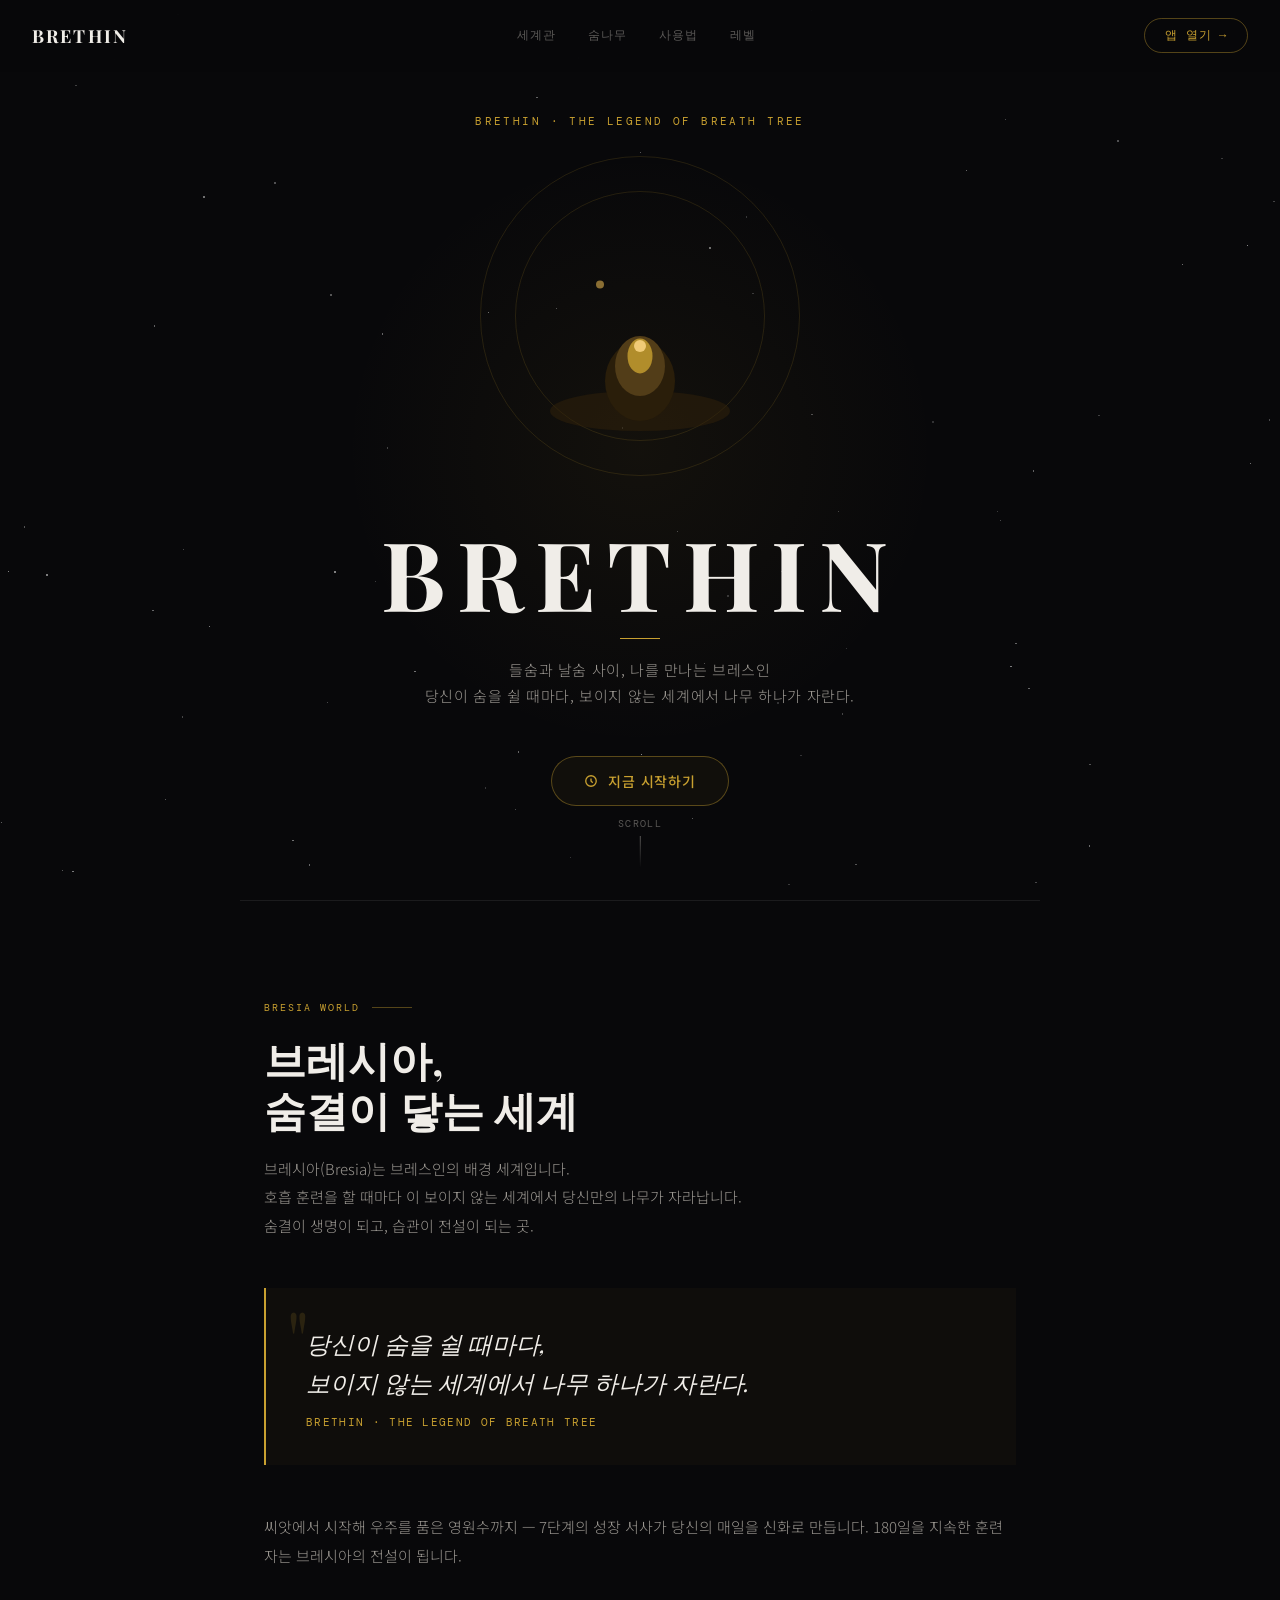
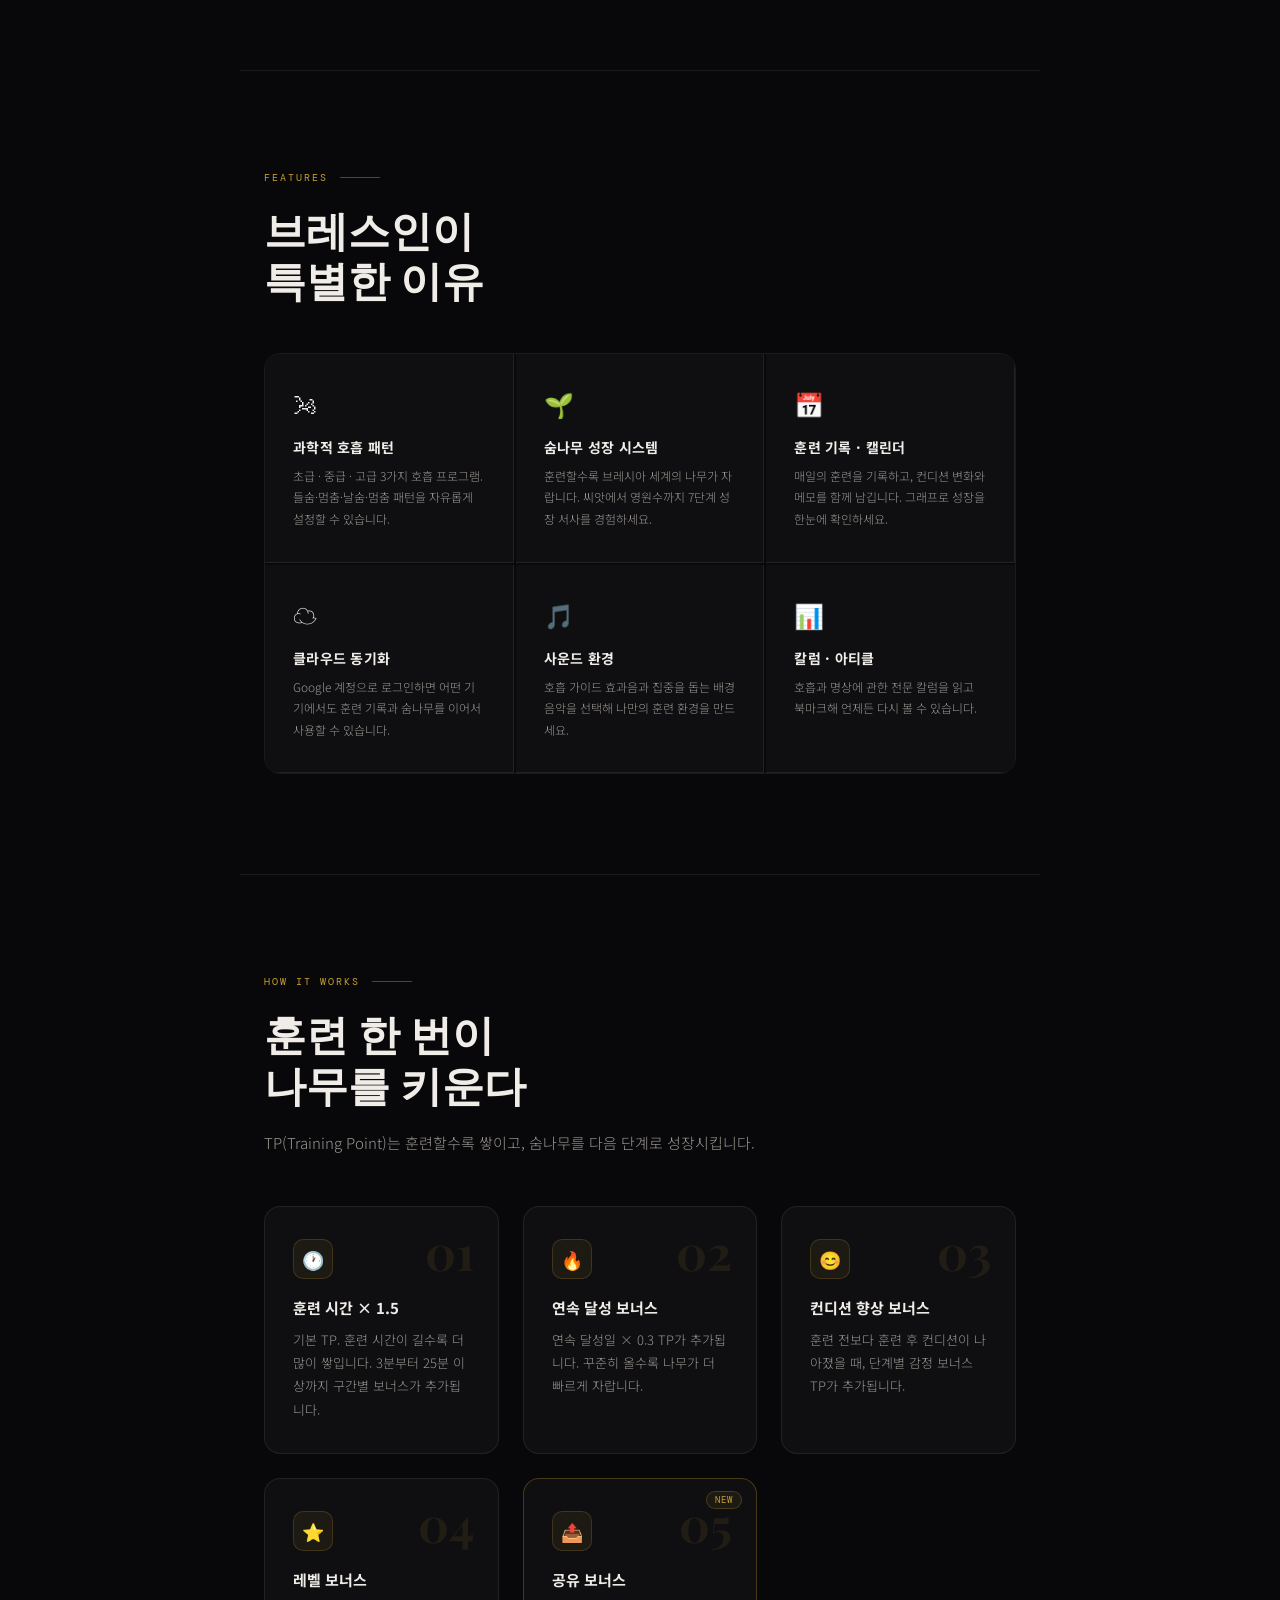
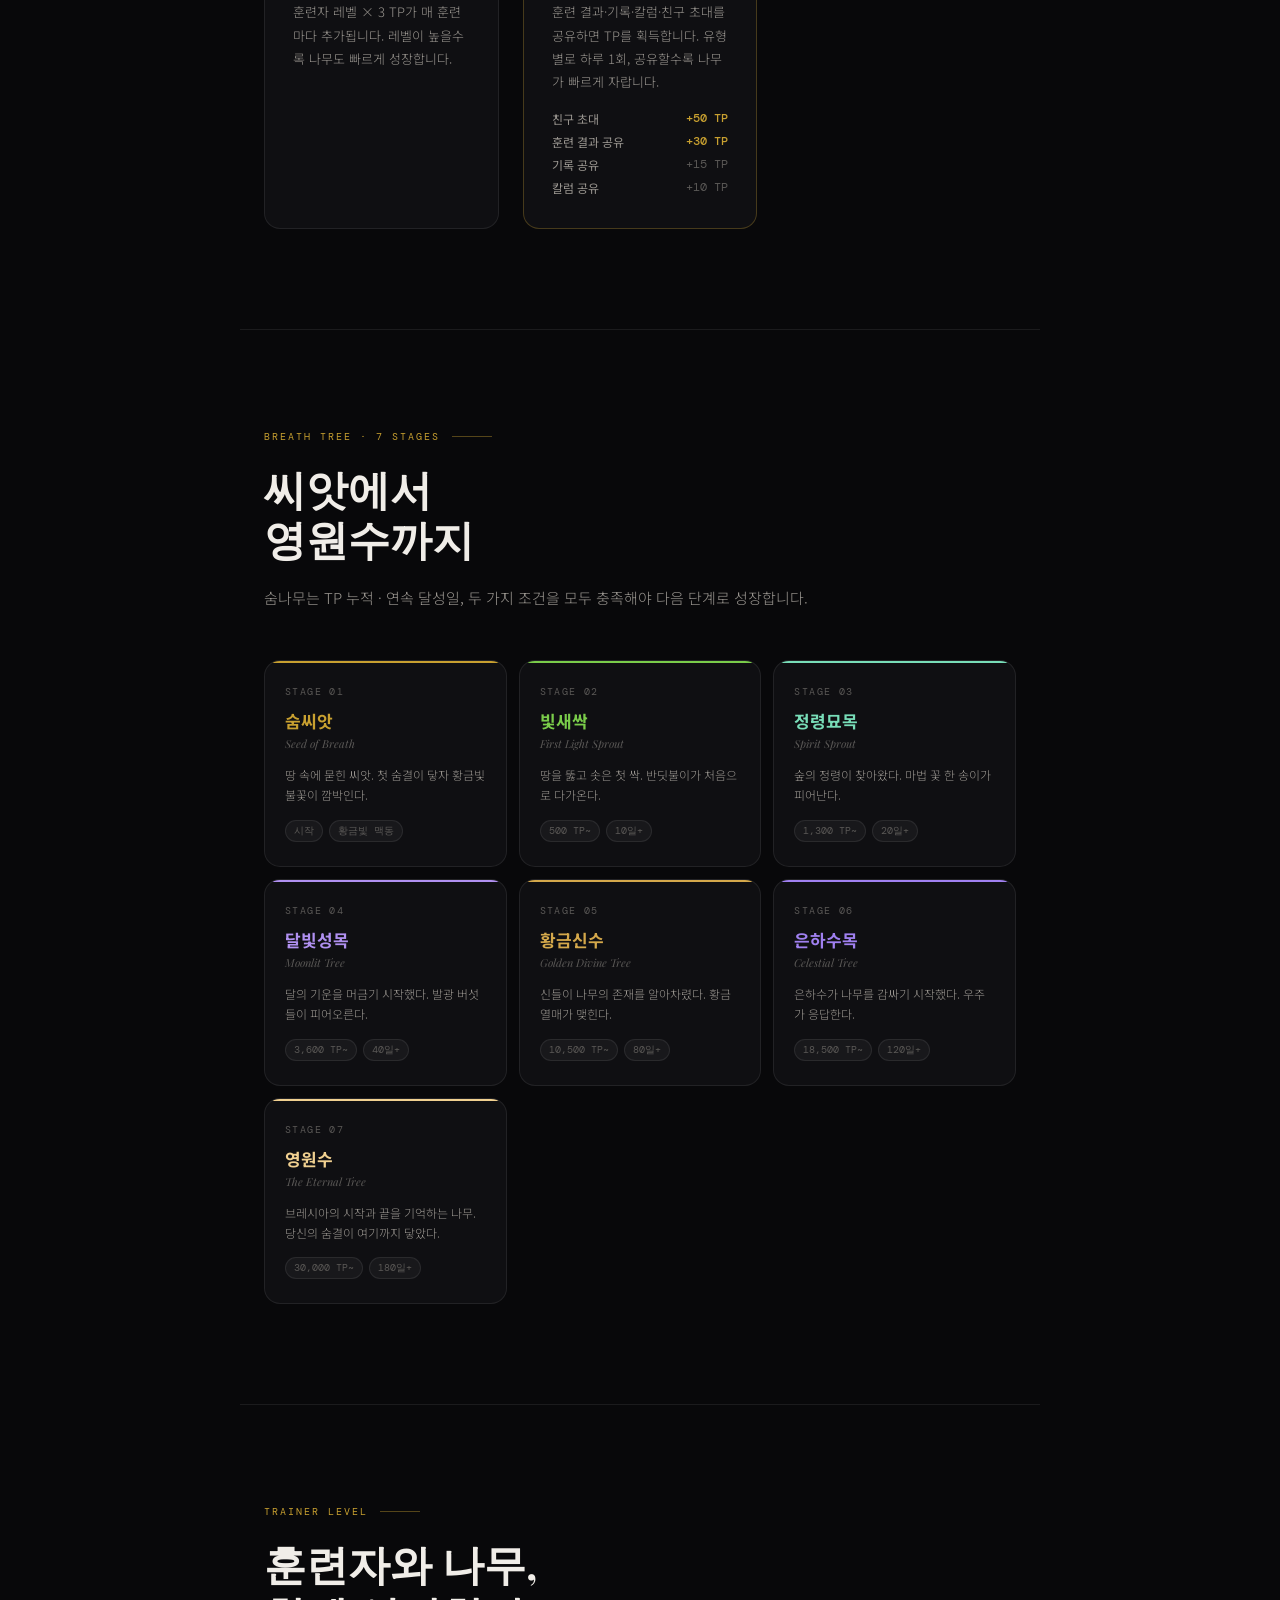
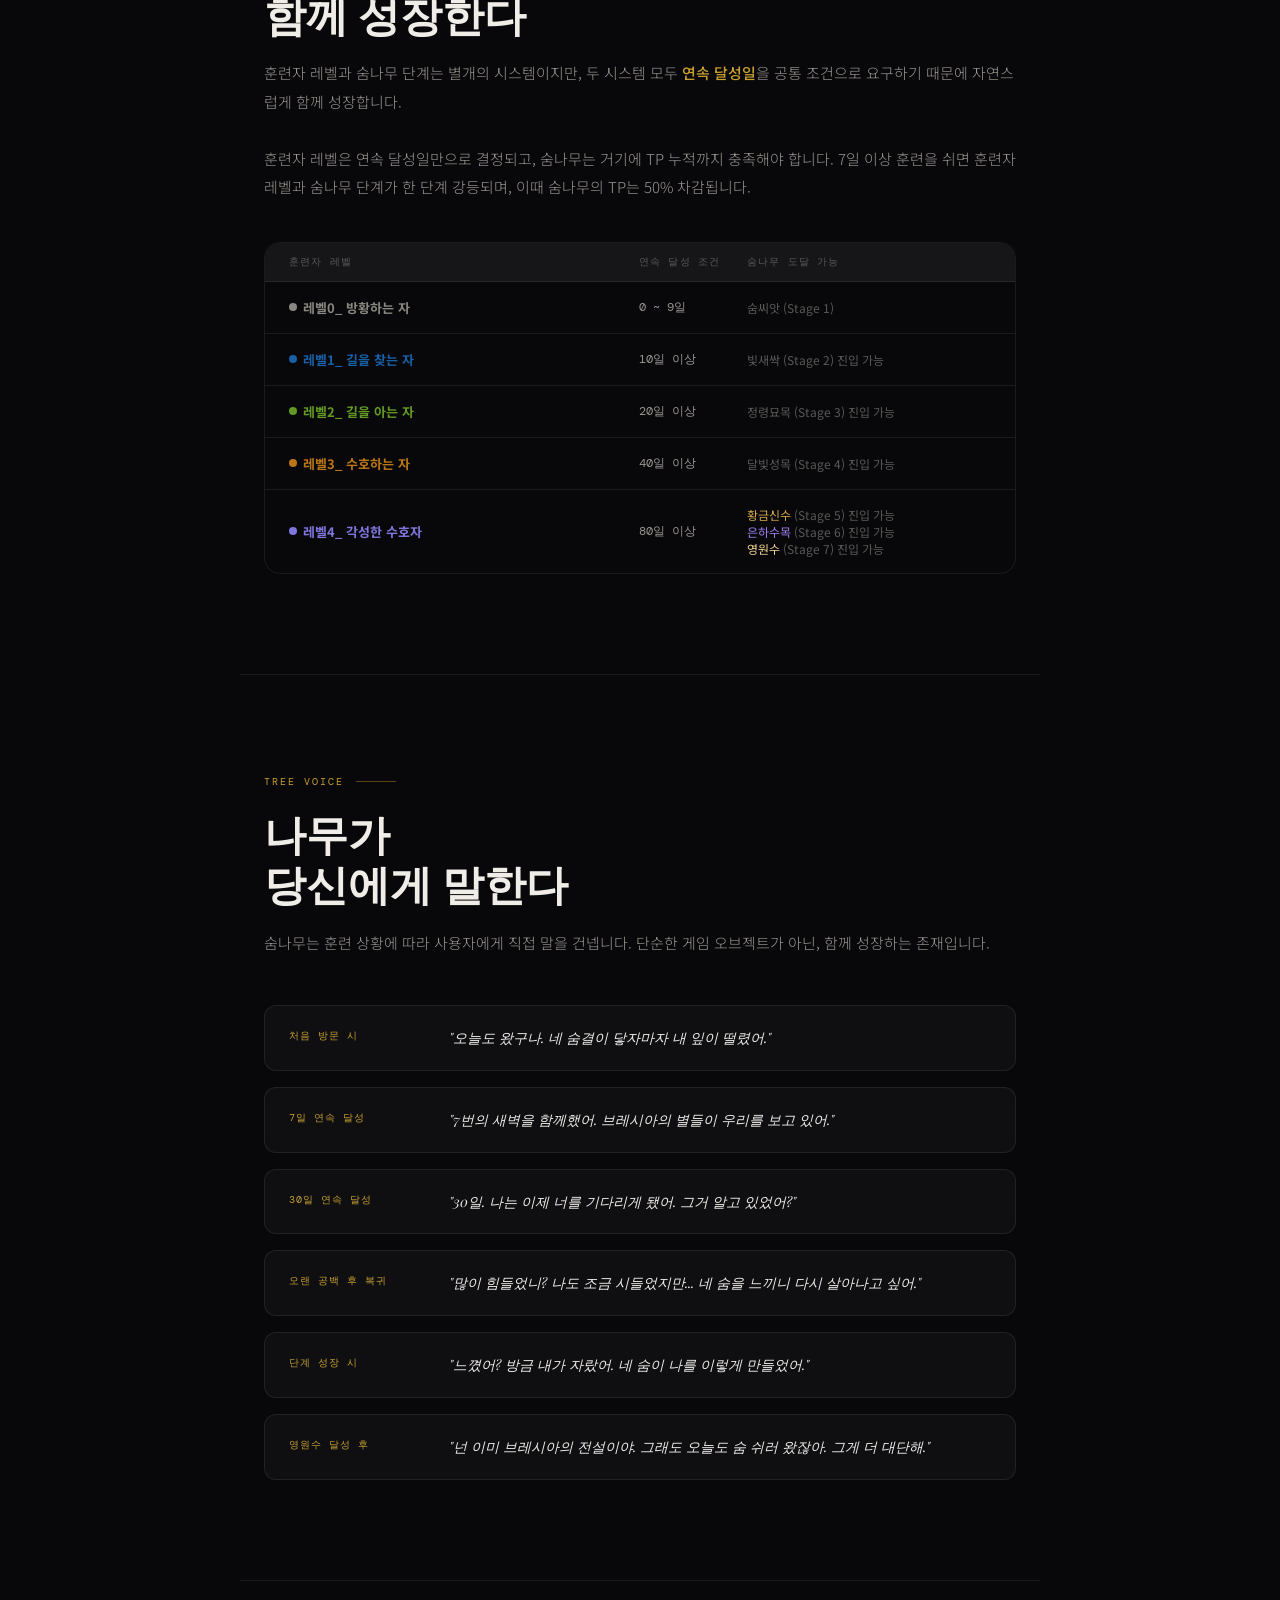
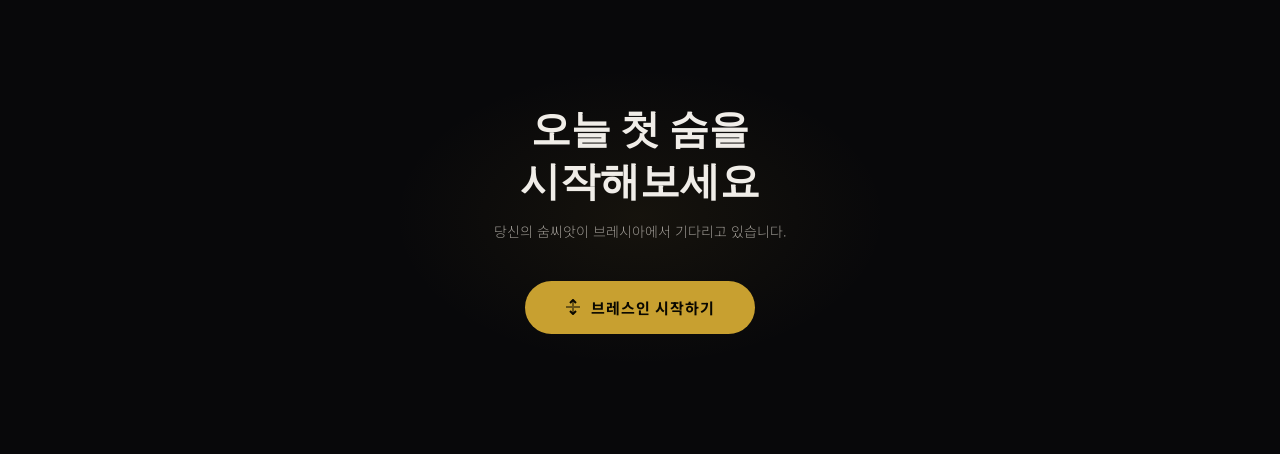
<file: intro.html>
<!DOCTYPE html>
<html lang="ko">
<head>
<meta charset="UTF-8">
<meta name="viewport" content="width=device-width, initial-scale=1.0">
<title>BRETHIN — 들숨과 날숨 사이, 나를 만나는 브레스인</title>
<link rel="preconnect" href="https://fonts.googleapis.com">
<link href="https://fonts.googleapis.com/css2?family=Playfair+Display:ital,wght@0,700;1,400&family=Noto+Sans+KR:wght@300;400;500;700&family=DM+Mono:wght@400;500&display=swap" rel="stylesheet">
<style>
:root {
  --bg: #08080a;
  --bg2: #0f0f12;
  --bg3: #161618;
  --text: #f0ede8;
  --text2: #9a9690;
  --text3: #5a5856;
  --bd: rgba(255,255,255,0.08);
  --gold: #c8a030;
  --gold2: #f0cc78;
  --green: #5aaa38;
  --teal: #78ddb8;
  --purple: #b090f0;
  --accent: #c8a030;
}

* { box-sizing: border-box; margin: 0; padding: 0; }

html { scroll-behavior: smooth; }

body {
  background: var(--bg);
  color: var(--text);
  font-family: 'Noto Sans KR', sans-serif;
  overflow-x: hidden;
  -webkit-font-smoothing: antialiased;
}

/* ── HERO ── */
.hero {
  min-height: 100vh;
  display: flex;
  flex-direction: column;
  align-items: center;
  justify-content: center;
  position: relative;
  overflow: hidden;
  padding: 80px 24px 60px;
}

.hero-stars {
  position: absolute;
  inset: 0;
  overflow: hidden;
  pointer-events: none;
}

.star {
  position: absolute;
  width: 1px;
  height: 1px;
  background: #fff;
  border-radius: 50%;
  animation: twinkle var(--d, 4s) ease-in-out infinite var(--delay, 0s);
  opacity: var(--op, 0.4);
}

@keyframes twinkle {
  0%, 100% { opacity: var(--op, 0.4); transform: scale(1); }
  50% { opacity: 0.1; transform: scale(0.5); }
}

.hero-glow {
  position: absolute;
  width: 600px;
  height: 600px;
  background: radial-gradient(ellipse, rgba(200,160,48,0.06) 0%, transparent 70%);
  top: 50%;
  left: 50%;
  transform: translate(-50%, -50%);
  pointer-events: none;
}

.hero-inner {
  position: relative;
  z-index: 2;
  text-align: center;
  max-width: 680px;
}

.hero-eyebrow {
  font-family: 'DM Mono', monospace;
  font-size: 11px;
  letter-spacing: 0.22em;
  color: var(--gold);
  margin-bottom: 28px;
  opacity: 0;
  animation: fadeUp 0.8s ease forwards 0.2s;
}

.hero-title {
  font-family: 'Playfair Display', serif;
  font-size: clamp(56px, 12vw, 96px);
  font-weight: 700;
  letter-spacing: 0.12em;
  line-height: 1;
  color: var(--text);
  margin-bottom: 6px;
  opacity: 0;
  animation: fadeUp 0.8s ease forwards 0.4s;
}

.hero-title-line {
  width: 40px;
  height: 1px;
  background: var(--gold);
  margin: 18px auto;
  opacity: 0;
  animation: fadeUp 0.8s ease forwards 0.55s;
}

.hero-sub {
  font-size: 15px;
  color: var(--text2);
  font-weight: 300;
  letter-spacing: 0.04em;
  line-height: 1.7;
  margin-bottom: 48px;
  opacity: 0;
  animation: fadeUp 0.8s ease forwards 0.65s;
}

.hero-tree-wrap {
  position: relative;
  width: 320px;
  height: 320px;
  margin: 0 auto 48px;
  opacity: 0;
  animation: fadeUp 0.8s ease forwards 0.5s;
}

.hero-ring {
  position: absolute;
  border-radius: 50%;
  border: 1px solid rgba(200,160,48,0.15);
  top: 50%; left: 50%;
  transform: translate(-50%, -50%);
  animation: pulse 4s ease-in-out infinite;
}

@keyframes pulse {
  0%, 100% { opacity: 0.6; transform: translate(-50%,-50%) scale(1); }
  50% { opacity: 0.15; transform: translate(-50%,-50%) scale(1.08); }
}

.hero-cta {
  display: inline-flex;
  align-items: center;
  gap: 10px;
  padding: 14px 32px;
  border: 1px solid rgba(200,160,48,0.4);
  border-radius: 40px;
  color: var(--gold);
  font-size: 14px;
  font-weight: 500;
  letter-spacing: 0.06em;
  text-decoration: none;
  background: rgba(200,160,48,0.05);
  transition: background 0.2s, border-color 0.2s;
  opacity: 0;
  animation: fadeUp 0.8s ease forwards 0.85s;
}

.hero-cta:hover {
  background: rgba(200,160,48,0.1);
  border-color: rgba(200,160,48,0.7);
}

.hero-scroll {
  position: absolute;
  bottom: 32px;
  left: 50%;
  transform: translateX(-50%);
  display: flex;
  flex-direction: column;
  align-items: center;
  gap: 6px;
  opacity: 0;
  animation: fadeIn 1s ease forwards 1.5s;
}

.hero-scroll span {
  font-size: 10px;
  letter-spacing: 0.14em;
  color: var(--text3);
  font-family: 'DM Mono', monospace;
}

.scroll-line {
  width: 1px;
  height: 32px;
  background: linear-gradient(to bottom, var(--text3), transparent);
  animation: scrollDown 2s ease-in-out infinite;
}

@keyframes scrollDown {
  0% { transform: scaleY(0); transform-origin: top; }
  50% { transform: scaleY(1); transform-origin: top; }
  51% { transform: scaleY(1); transform-origin: bottom; }
  100% { transform: scaleY(0); transform-origin: bottom; }
}

@keyframes fadeUp {
  from { opacity: 0; transform: translateY(20px); }
  to { opacity: 1; transform: translateY(0); }
}

@keyframes fadeIn {
  from { opacity: 0; }
  to { opacity: 1; }
}

/* ── SECTION BASE ── */
section {
  padding: 100px 24px;
  max-width: 800px;
  margin: 0 auto;
}

.section-label {
  font-family: 'DM Mono', monospace;
  font-size: 10px;
  letter-spacing: 0.2em;
  color: var(--gold);
  margin-bottom: 20px;
  display: flex;
  align-items: center;
  gap: 12px;
}

.section-label::after {
  content: '';
  flex: 1;
  max-width: 40px;
  height: 1px;
  background: var(--gold);
  opacity: 0.4;
}

.section-title {
  font-family: 'Playfair Display', serif;
  font-size: clamp(28px, 5vw, 42px);
  font-weight: 700;
  line-height: 1.2;
  margin-bottom: 20px;
  color: var(--text);
}

.section-body {
  font-size: 15px;
  line-height: 1.9;
  color: var(--text2);
  font-weight: 300;
}

.divider {
  height: 1px;
  background: var(--bd);
  max-width: 800px;
  margin: 0 auto;
}

/* ── LORE SECTION ── */
.lore-quote {
  margin: 48px 0;
  padding: 36px 40px;
  border-left: 2px solid var(--gold);
  background: rgba(200,160,48,0.03);
  position: relative;
}

.lore-quote::before {
  content: '"';
  font-family: 'Playfair Display', serif;
  font-size: 80px;
  line-height: 1;
  color: var(--gold);
  opacity: 0.15;
  position: absolute;
  top: 10px;
  left: 20px;
}

.lore-quote p {
  font-family: 'Playfair Display', serif;
  font-size: clamp(18px, 3vw, 24px);
  font-style: italic;
  line-height: 1.6;
  color: var(--text);
  position: relative;
  z-index: 1;
}

.lore-quote cite {
  display: block;
  margin-top: 14px;
  font-size: 11px;
  font-family: 'DM Mono', monospace;
  letter-spacing: 0.12em;
  color: var(--gold);
  font-style: normal;
}

/* ── TREE STAGES ── */
.stages-grid {
  display: grid;
  grid-template-columns: repeat(auto-fill, minmax(200px, 1fr));
  gap: 12px;
  margin-top: 48px;
}

.stage-card {
  background: var(--bg2);
  border: 1px solid var(--bd);
  border-radius: 16px;
  padding: 24px 20px;
  position: relative;
  overflow: hidden;
  transition: border-color 0.3s, transform 0.2s;
}

.stage-card:hover {
  transform: translateY(-2px);
}

.stage-card::before {
  content: '';
  position: absolute;
  top: 0; left: 0; right: 0;
  height: 2px;
  border-radius: 16px 16px 0 0;
  background: var(--stage-color, var(--gold));
}

.stage-card:hover {
  border-color: var(--stage-color, var(--gold));
}

.stage-num {
  font-family: 'DM Mono', monospace;
  font-size: 10px;
  letter-spacing: 0.14em;
  color: var(--text3);
  margin-bottom: 10px;
}

.stage-name {
  font-size: 17px;
  font-weight: 700;
  color: var(--stage-color, var(--gold));
  margin-bottom: 3px;
}

.stage-en {
  font-size: 11px;
  color: var(--text3);
  font-style: italic;
  margin-bottom: 14px;
  font-family: 'Playfair Display', serif;
}

.stage-lore {
  font-size: 12px;
  line-height: 1.7;
  color: var(--text2);
  font-weight: 300;
}

.stage-req {
  margin-top: 14px;
  display: flex;
  gap: 6px;
  flex-wrap: wrap;
}

.req-pill {
  font-family: 'DM Mono', monospace;
  font-size: 10px;
  padding: 3px 8px;
  border-radius: 20px;
  background: rgba(255,255,255,0.04);
  color: var(--text3);
  border: 1px solid var(--bd);
}

/* ── HOW IT WORKS ── */
.how-grid {
  display: grid;
  grid-template-columns: repeat(auto-fill, minmax(220px, 1fr));
  gap: 24px;
  margin-top: 48px;
}

.how-item {
  padding: 32px 28px;
  background: var(--bg2);
  border: 1px solid var(--bd);
  border-radius: 16px;
  position: relative;
}

.how-num {
  font-family: 'Playfair Display', serif;
  font-size: 48px;
  font-weight: 700;
  line-height: 1;
  color: rgba(200,160,48,0.1);
  position: absolute;
  top: 20px;
  right: 24px;
}

.how-icon {
  width: 40px;
  height: 40px;
  border-radius: 10px;
  background: rgba(200,160,48,0.08);
  border: 1px solid rgba(200,160,48,0.2);
  display: flex;
  align-items: center;
  justify-content: center;
  margin-bottom: 18px;
  font-size: 18px;
}

.how-title {
  font-size: 15px;
  font-weight: 700;
  color: var(--text);
  margin-bottom: 10px;
}

.how-desc {
  font-size: 13px;
  line-height: 1.8;
  color: var(--text2);
  font-weight: 300;
}

/* ── LEVEL SYSTEM ── */
.level-table {
  margin-top: 40px;
  border: 1px solid var(--bd);
  border-radius: 16px;
  overflow: hidden;
}

.level-row {
  display: grid;
  grid-template-columns: minmax(160px, 1.4fr) 100px 1fr;
  padding: 16px 24px;
  border-bottom: 1px solid var(--bd);
  align-items: center;
  transition: background 0.15s;
  gap: 8px;
}

.level-row:last-child { border-bottom: none; }
.level-row:hover { background: rgba(255,255,255,0.02); }

.level-row.header {
  background: var(--bg3);
  padding: 12px 24px;
}

.level-row.header span {
  font-family: 'DM Mono', monospace;
  font-size: 10px;
  letter-spacing: 0.12em;
  color: var(--text3);
}

.lv-badge {
  display: inline-flex;
  align-items: center;
  gap: 6px;
  font-size: 13px;
  font-weight: 700;
}

.lv-dot {
  width: 8px;
  height: 8px;
  border-radius: 50%;
}

.lv-days {
  font-family: 'DM Mono', monospace;
  font-size: 12px;
  color: var(--text2);
}

.lv-tree {
  font-size: 12px;
  color: var(--text3);
}

/* ── VOICES ── */
.voices-list {
  margin-top: 48px;
  display: flex;
  flex-direction: column;
  gap: 16px;
}

.voice-item {
  display: grid;
  grid-template-columns: 140px 1fr;
  gap: 20px;
  align-items: start;
  padding: 20px 24px;
  background: var(--bg2);
  border-radius: 12px;
  border: 1px solid var(--bd);
}

.voice-situation {
  font-family: 'DM Mono', monospace;
  font-size: 10px;
  letter-spacing: 0.1em;
  color: var(--gold);
  line-height: 1.6;
  padding-top: 2px;
}

.voice-msg {
  font-family: 'Playfair Display', serif;
  font-size: 14px;
  font-style: italic;
  line-height: 1.7;
  color: var(--text);
}

@media (max-width: 540px) {
  .voice-item { grid-template-columns: 1fr; gap: 8px; }
  .level-row {
    grid-template-columns: 1fr 1fr;
    grid-template-rows: auto auto;
    row-gap: 4px;
    padding: 14px 16px;
  }
  .level-row.header { grid-template-columns: 1fr 1fr; }
  .level-row.header span:last-child { display: none; }
  .lv-badge { grid-column: 1 / -1; font-size: 12px; }
  .lv-days { font-size: 11px; }
  .lv-tree { font-size: 11px; color: var(--text2); display: block; }
  .lore-quote { padding: 28px 24px; }
  .lore-quote::before { font-size: 60px; }
}

/* ── CTA BOTTOM ── */
.cta-section {
  padding: 120px 24px;
  text-align: center;
  position: relative;
  overflow: hidden;
}

.cta-glow {
  position: absolute;
  width: 500px;
  height: 300px;
  background: radial-gradient(ellipse, rgba(200,160,48,0.07) 0%, transparent 70%);
  top: 50%;
  left: 50%;
  transform: translate(-50%, -50%);
  pointer-events: none;
}

.cta-title {
  font-family: 'Playfair Display', serif;
  font-size: clamp(26px, 5vw, 40px);
  font-weight: 700;
  line-height: 1.3;
  color: var(--text);
  margin-bottom: 16px;
  position: relative;
}

.cta-sub {
  font-size: 14px;
  color: var(--text2);
  margin-bottom: 40px;
  font-weight: 300;
  position: relative;
}

.cta-btn {
  display: inline-flex;
  align-items: center;
  gap: 10px;
  padding: 16px 40px;
  background: var(--gold);
  color: #0a0800;
  font-size: 15px;
  font-weight: 700;
  border-radius: 40px;
  text-decoration: none;
  letter-spacing: 0.06em;
  transition: opacity 0.2s, transform 0.2s;
  position: relative;
}

.cta-btn:hover { opacity: 0.88; transform: translateY(-1px); }

/* ── NAV ── */
nav {
  position: fixed;
  top: 0; left: 0; right: 0;
  z-index: 100;
  padding: 18px 32px;
  display: flex;
  align-items: center;
  justify-content: space-between;
  background: rgba(8,8,10,0.85);
  backdrop-filter: blur(12px);
  -webkit-backdrop-filter: blur(12px);
  border-bottom: 1px solid transparent;
  transition: border-color 0.3s;
}

nav.scrolled { border-bottom-color: var(--bd); }

.nav-logo {
  font-family: 'Playfair Display', serif;
  font-size: 18px;
  font-weight: 700;
  letter-spacing: 0.12em;
  color: var(--text);
  text-decoration: none;
}

.nav-links {
  display: flex;
  gap: 32px;
  align-items: center;
}

.nav-links a {
  font-size: 12px;
  letter-spacing: 0.08em;
  color: var(--text3);
  text-decoration: none;
  transition: color 0.2s;
  font-family: 'DM Mono', monospace;
}

.nav-links a:hover { color: var(--text); }

.nav-app-btn {
  padding: 8px 20px;
  border: 1px solid rgba(200,160,48,0.4);
  border-radius: 20px;
  font-size: 12px;
  color: var(--gold);
  text-decoration: none;
  letter-spacing: 0.06em;
  font-family: 'DM Mono', monospace;
  transition: background 0.2s;
}

.nav-app-btn:hover { background: rgba(200,160,48,0.08); }

@media (max-width: 540px) {
  .nav-links { display: none; }
  nav { padding: 16px 20px; }
}

/* ── FEATURES ── */
.features-row {
  display: grid;
  grid-template-columns: repeat(auto-fill, minmax(240px, 1fr));
  gap: 2px;
  margin-top: 48px;
  border: 1px solid var(--bd);
  border-radius: 16px;
  overflow: hidden;
}

.feat-item {
  padding: 32px 28px;
  background: var(--bg2);
  border-right: 1px solid var(--bd);
  border-bottom: 1px solid var(--bd);
}

.feat-item:last-child { border-right: none; }

.feat-icon {
  font-size: 24px;
  margin-bottom: 16px;
}

.feat-title {
  font-size: 14px;
  font-weight: 700;
  color: var(--text);
  margin-bottom: 8px;
  letter-spacing: 0.02em;
}

.feat-desc {
  font-size: 12px;
  line-height: 1.8;
  color: var(--text2);
  font-weight: 300;
}
</style>
</head>
<body>

<!-- NAV -->
<nav id="mainNav">
  <a href="intro.html" class="nav-logo">BRETHIN</a>
  <div class="nav-links">
    <a href="#world">세계관</a>
    <a href="#tree">숨나무</a>
    <a href="#how">사용법</a>
    <a href="#level">레벨</a>
  </div>
  <a href="index.html" class="nav-app-btn">앱 열기 →</a>
</nav>

<!-- HERO -->
<div class="hero">
  <div class="hero-stars" id="heroStars"></div>
  <div class="hero-glow"></div>
  <div class="hero-inner">
    <div class="hero-eyebrow">BRETHIN · THE LEGEND OF BREATH TREE</div>
    <div class="hero-tree-wrap">
      <div class="hero-ring" style="width:320px;height:320px;"></div>
      <div class="hero-ring" style="width:250px;height:250px;animation-delay:2s;"></div>
      <svg width="300" height="300" viewBox="0 0 60 60" style="position:absolute;top:50%;left:50%;transform:translate(-50%,-50%)">
        <ellipse cx="30" cy="49" rx="18" ry="4" fill="rgba(50,35,10,0.5)"/>
        <ellipse cx="30" cy="43" rx="7" ry="8" fill="#2a1e0a"/>
        <ellipse cx="30" cy="40" rx="5" ry="6" fill="#523d18"/>
        <ellipse cx="30" cy="38" rx="2.5" ry="3.5" fill="#c8a030" opacity="0.6">
          <animate attributeName="opacity" values="0.6;1;0.6" dur="3s" repeatCount="indefinite"/>
        </ellipse>
        <circle cx="30" cy="36" r="1.2" fill="#f0cc78">
          <animate attributeName="opacity" values="0.9;1;0.9" dur="1.5s" repeatCount="indefinite"/>
        </circle>
        <circle cx="22" cy="18" r="0.8" fill="#d4a84b" opacity="0">
          <animate attributeName="cy" values="38;12" dur="4s" repeatCount="indefinite"/>
          <animate attributeName="opacity" values="0;0.7;0" dur="4s" repeatCount="indefinite"/>
        </circle>
      </svg>
    </div>
    <h1 class="hero-title">BRETHIN</h1>
    <div class="hero-title-line"></div>
    <p class="hero-sub">들숨과 날숨 사이, 나를 만나는 브레스인<br>당신이 숨을 쉴 때마다, 보이지 않는 세계에서 나무 하나가 자란다.</p>
    <a href="index.html" class="hero-cta">
      <svg width="14" height="14" viewBox="0 0 16 16" fill="none" stroke="currentColor" stroke-width="1.5"><circle cx="8" cy="8" r="6"/><path d="M8 5v3l2 2"/></svg>
      지금 시작하기
    </a>
  </div>
  <div class="hero-scroll">
    <span>SCROLL</span>
    <div class="scroll-line"></div>
  </div>
</div>

<!-- WORLD -->
<div class="divider"></div>
<section id="world">
  <div class="section-label">BRESIA WORLD</div>
  <h2 class="section-title">브레시아,<br>숨결이 닿는 세계</h2>
  <p class="section-body">
    브레시아(Bresia)는 브레스인의 배경 세계입니다.<br>
    호흡 훈련을 할 때마다 이 보이지 않는 세계에서 당신만의 나무가 자라납니다.<br>
    숨결이 생명이 되고, 습관이 전설이 되는 곳.
  </p>

  <div class="lore-quote">
    <p>당신이 숨을 쉴 때마다,<br>보이지 않는 세계에서 나무 하나가 자란다.</p>
    <cite>BRETHIN · THE LEGEND OF BREATH TREE</cite>
  </div>

  <p class="section-body">
    씨앗에서 시작해 우주를 품은 영원수까지 — 7단계의 성장 서사가 당신의 매일을 신화로 만듭니다.
    180일을 지속한 훈련자는 브레시아의 전설이 됩니다.
  </p>
</section>

<!-- FEATURES -->
<div class="divider"></div>
<section>
  <div class="section-label">FEATURES</div>
  <h2 class="section-title">브레스인이<br>특별한 이유</h2>
  <div class="features-row">
    <div class="feat-item">
      <div class="feat-icon">🌬</div>
      <div class="feat-title">과학적 호흡 패턴</div>
      <div class="feat-desc">초급 · 중급 · 고급 3가지 호흡 프로그램. 들숨·멈춤·날숨·멈춤 패턴을 자유롭게 설정할 수 있습니다.</div>
    </div>
    <div class="feat-item">
      <div class="feat-icon">🌱</div>
      <div class="feat-title">숨나무 성장 시스템</div>
      <div class="feat-desc">훈련할수록 브레시아 세계의 나무가 자랍니다. 씨앗에서 영원수까지 7단계 성장 서사를 경험하세요.</div>
    </div>
    <div class="feat-item">
      <div class="feat-icon">📅</div>
      <div class="feat-title">훈련 기록 · 캘린더</div>
      <div class="feat-desc">매일의 훈련을 기록하고, 컨디션 변화와 메모를 함께 남깁니다. 그래프로 성장을 한눈에 확인하세요.</div>
    </div>
    <div class="feat-item">
      <div class="feat-icon">☁️</div>
      <div class="feat-title">클라우드 동기화</div>
      <div class="feat-desc">Google 계정으로 로그인하면 어떤 기기에서도 훈련 기록과 숨나무를 이어서 사용할 수 있습니다.</div>
    </div>
    <div class="feat-item">
      <div class="feat-icon">🎵</div>
      <div class="feat-title">사운드 환경</div>
      <div class="feat-desc">호흡 가이드 효과음과 집중을 돕는 배경음악을 선택해 나만의 훈련 환경을 만드세요.</div>
    </div>
    <div class="feat-item">
      <div class="feat-icon">📊</div>
      <div class="feat-title">칼럼 · 아티클</div>
      <div class="feat-desc">호흡과 명상에 관한 전문 칼럼을 읽고 북마크해 언제든 다시 볼 수 있습니다.</div>
    </div>
  </div>
</section>

<!-- HOW IT WORKS -->
<div class="divider"></div>
<section id="how">
  <div class="section-label">HOW IT WORKS</div>
  <h2 class="section-title">훈련 한 번이<br>나무를 키운다</h2>
  <p class="section-body">TP(Training Point)는 훈련할수록 쌓이고, 숨나무를 다음 단계로 성장시킵니다.</p>
  <div class="how-grid">
    <div class="how-item">
      <div class="how-num">01</div>
      <div class="how-icon">🕐</div>
      <div class="how-title">훈련 시간 × 1.5</div>
      <div class="how-desc">기본 TP. 훈련 시간이 길수록 더 많이 쌓입니다. 3분부터 25분 이상까지 구간별 보너스가 추가됩니다.</div>
    </div>
    <div class="how-item">
      <div class="how-num">02</div>
      <div class="how-icon">🔥</div>
      <div class="how-title">연속 달성 보너스</div>
      <div class="how-desc">연속 달성일 × 0.3 TP가 추가됩니다. 꾸준히 올수록 나무가 더 빠르게 자랍니다.</div>
    </div>
    <div class="how-item">
      <div class="how-num">03</div>
      <div class="how-icon">😊</div>
      <div class="how-title">컨디션 향상 보너스</div>
      <div class="how-desc">훈련 전보다 훈련 후 컨디션이 나아졌을 때, 단계별 감정 보너스 TP가 추가됩니다.</div>
    </div>
    <div class="how-item">
      <div class="how-num">04</div>
      <div class="how-icon">⭐</div>
      <div class="how-title">레벨 보너스</div>
      <div class="how-desc">훈련자 레벨 × 3 TP가 매 훈련마다 추가됩니다. 레벨이 높을수록 나무도 빠르게 성장합니다.</div>
    </div>
    <div class="how-item" style="border: 1px solid rgba(200,160,48,0.3); position: relative; overflow: hidden;">
      <div style="position:absolute;top:12px;right:14px;font-family:'DM Mono',monospace;font-size:9px;letter-spacing:0.12em;color:var(--gold);background:rgba(200,160,48,0.08);border:1px solid rgba(200,160,48,0.25);padding:2px 8px;border-radius:20px;">NEW</div>
      <div class="how-num">05</div>
      <div class="how-icon">📤</div>
      <div class="how-title">공유 보너스</div>
      <div class="how-desc">훈련 결과·기록·칼럼·친구 초대를 공유하면 TP를 획득합니다. 유형별로 하루 1회, 공유할수록 나무가 빠르게 자랍니다.</div>
      <div style="margin-top:16px;display:flex;flex-direction:column;gap:6px;">
        <div style="display:flex;justify-content:space-between;align-items:center;font-size:12px;">
          <span style="color:var(--text2);">친구 초대</span>
          <span style="color:var(--gold);font-family:'DM Mono',monospace;font-weight:500;">+50 TP</span>
        </div>
        <div style="display:flex;justify-content:space-between;align-items:center;font-size:12px;">
          <span style="color:var(--text2);">훈련 결과 공유</span>
          <span style="color:var(--gold);font-family:'DM Mono',monospace;font-weight:500;">+30 TP</span>
        </div>
        <div style="display:flex;justify-content:space-between;align-items:center;font-size:12px;">
          <span style="color:var(--text2);">기록 공유</span>
          <span style="color:var(--text3);font-family:'DM Mono',monospace;">+15 TP</span>
        </div>
        <div style="display:flex;justify-content:space-between;align-items:center;font-size:12px;">
          <span style="color:var(--text2);">칼럼 공유</span>
          <span style="color:var(--text3);font-family:'DM Mono',monospace;">+10 TP</span>
        </div>
      </div>
    </div>
  </div>
</section>

<!-- TREE STAGES -->
<div class="divider"></div>
<section id="tree">
  <div class="section-label">BREATH TREE · 7 STAGES</div>
  <h2 class="section-title">씨앗에서<br>영원수까지</h2>
  <p class="section-body">숨나무는 TP 누적 · 연속 달성일, 두 가지 조건을 모두 충족해야 다음 단계로 성장합니다.</p>

  <div class="stages-grid">
    <div class="stage-card" style="--stage-color:#c8a030">
      <div class="stage-num">STAGE 01</div>
      <div class="stage-name">숨씨앗</div>
      <div class="stage-en">Seed of Breath</div>
      <div class="stage-lore">땅 속에 묻힌 씨앗. 첫 숨결이 닿자 황금빛 불꽃이 깜박인다.</div>
      <div class="stage-req"><span class="req-pill">시작</span><span class="req-pill">황금빛 맥동</span></div>
    </div>
    <div class="stage-card" style="--stage-color:#7acc4a">
      <div class="stage-num">STAGE 02</div>
      <div class="stage-name">빛새싹</div>
      <div class="stage-en">First Light Sprout</div>
      <div class="stage-lore">땅을 뚫고 솟은 첫 싹. 반딧불이가 처음으로 다가온다.</div>
      <div class="stage-req"><span class="req-pill">500 TP~</span><span class="req-pill">10일+</span></div>
    </div>
    <div class="stage-card" style="--stage-color:#78ddb8">
      <div class="stage-num">STAGE 03</div>
      <div class="stage-name">정령묘목</div>
      <div class="stage-en">Spirit Sprout</div>
      <div class="stage-lore">숲의 정령이 찾아왔다. 마법 꽃 한 송이가 피어난다.</div>
      <div class="stage-req"><span class="req-pill">1,300 TP~</span><span class="req-pill">20일+</span></div>
    </div>
    <div class="stage-card" style="--stage-color:#b090f0">
      <div class="stage-num">STAGE 04</div>
      <div class="stage-name">달빛성목</div>
      <div class="stage-en">Moonlit Tree</div>
      <div class="stage-lore">달의 기운을 머금기 시작했다. 발광 버섯들이 피어오른다.</div>
      <div class="stage-req"><span class="req-pill">3,600 TP~</span><span class="req-pill">40일+</span></div>
    </div>
    <div class="stage-card" style="--stage-color:#d4a84b">
      <div class="stage-num">STAGE 05</div>
      <div class="stage-name">황금신수</div>
      <div class="stage-en">Golden Divine Tree</div>
      <div class="stage-lore">신들이 나무의 존재를 알아차렸다. 황금 열매가 맺힌다.</div>
      <div class="stage-req"><span class="req-pill">10,500 TP~</span><span class="req-pill">80일+</span></div>
    </div>
    <div class="stage-card" style="--stage-color:#a080f0">
      <div class="stage-num">STAGE 06</div>
      <div class="stage-name">은하수목</div>
      <div class="stage-en">Celestial Tree</div>
      <div class="stage-lore">은하수가 나무를 감싸기 시작했다. 우주가 응답한다.</div>
      <div class="stage-req"><span class="req-pill">18,500 TP~</span><span class="req-pill">120일+</span></div>
    </div>
    <div class="stage-card" style="--stage-color:#f0d090">
      <div class="stage-num">STAGE 07</div>
      <div class="stage-name">영원수</div>
      <div class="stage-en">The Eternal Tree</div>
      <div class="stage-lore">브레시아의 시작과 끝을 기억하는 나무. 당신의 숨결이 여기까지 닿았다.</div>
      <div class="stage-req"><span class="req-pill">30,000 TP~</span><span class="req-pill">180일+</span></div>
    </div>
  </div>
</section>

<!-- LEVEL SYSTEM -->
<div class="divider"></div>
<section id="level">
  <div class="section-label">TRAINER LEVEL</div>
  <h2 class="section-title">훈련자와 나무,<br>함께 성장한다</h2>
  <p class="section-body">
    훈련자 레벨과 숨나무 단계는 별개의 시스템이지만, 두 시스템 모두 <strong style="color:var(--gold);font-weight:500;">연속 달성일</strong>을 공통 조건으로 요구하기 때문에 자연스럽게 함께 성장합니다.<br><br>
    훈련자 레벨은 연속 달성일만으로 결정되고, 숨나무는 거기에 TP 누적까지 충족해야 합니다. 7일 이상 훈련을 쉬면 훈련자 레벨과 숨나무 단계가 한 단계 강등되며, 이때 숨나무의 TP는 50% 차감됩니다.
  </p>
  <div class="level-table">
    <div class="level-row header">
      <span>훈련자 레벨</span>
      <span>연속 달성 조건</span>
      <span>숨나무 도달 가능</span>
    </div>
    <div class="level-row">
      <div class="lv-badge"><div class="lv-dot" style="background:#888780"></div><span style="color:#888780">레벨0_ 방황하는 자</span></div>
      <div class="lv-days">0 ~ 9일</div>
      <div class="lv-tree">숨씨앗 (Stage 1)</div>
    </div>
    <div class="level-row">
      <div class="lv-badge"><div class="lv-dot" style="background:#185fa5"></div><span style="color:#185fa5">레벨1_ 길을 찾는 자</span></div>
      <div class="lv-days">10일 이상</div>
      <div class="lv-tree">빛새싹 (Stage 2) 진입 가능</div>
    </div>
    <div class="level-row">
      <div class="lv-badge"><div class="lv-dot" style="background:#639922"></div><span style="color:#639922">레벨2_ 길을 아는 자</span></div>
      <div class="lv-days">20일 이상</div>
      <div class="lv-tree">정령묘목 (Stage 3) 진입 가능</div>
    </div>
    <div class="level-row">
      <div class="lv-badge"><div class="lv-dot" style="background:#BA7517"></div><span style="color:#BA7517">레벨3_ 수호하는 자</span></div>
      <div class="lv-days">40일 이상</div>
      <div class="lv-tree">달빛성목 (Stage 4) 진입 가능</div>
    </div>
    <div class="level-row">
      <div class="lv-badge"><div class="lv-dot" style="background:#7F77DD"></div><span style="color:#7F77DD">레벨4_ 각성한 수호자</span></div>
      <div class="lv-days">80일 이상</div>
      <div class="lv-tree">
        <span style="color:#d4a84b;">황금신수</span> (Stage 5) 진입 가능<br>
        <span style="color:#a080f0;">은하수목</span> (Stage 6) 진입 가능<br>
        <span style="color:#f0d090;">영원수</span> (Stage 7) 진입 가능
      </div>
    </div>
  </div>
</section>

<!-- TREE VOICES -->
<div class="divider"></div>
<section>
  <div class="section-label">TREE VOICE</div>
  <h2 class="section-title">나무가<br>당신에게 말한다</h2>
  <p class="section-body">숨나무는 훈련 상황에 따라 사용자에게 직접 말을 건넵니다. 단순한 게임 오브젝트가 아닌, 함께 성장하는 존재입니다.</p>
  <div class="voices-list">
    <div class="voice-item">
      <div class="voice-situation">처음 방문 시</div>
      <div class="voice-msg">"오늘도 왔구나. 네 숨결이 닿자마자 내 잎이 떨렸어."</div>
    </div>
    <div class="voice-item">
      <div class="voice-situation">7일 연속 달성</div>
      <div class="voice-msg">"7번의 새벽을 함께했어. 브레시아의 별들이 우리를 보고 있어."</div>
    </div>
    <div class="voice-item">
      <div class="voice-situation">30일 연속 달성</div>
      <div class="voice-msg">"30일. 나는 이제 너를 기다리게 됐어. 그거 알고 있었어?"</div>
    </div>
    <div class="voice-item">
      <div class="voice-situation">오랜 공백 후 복귀</div>
      <div class="voice-msg">"많이 힘들었니? 나도 조금 시들었지만... 네 숨을 느끼니 다시 살아나고 싶어."</div>
    </div>
    <div class="voice-item">
      <div class="voice-situation">단계 성장 시</div>
      <div class="voice-msg">"느꼈어? 방금 내가 자랐어. 네 숨이 나를 이렇게 만들었어."</div>
    </div>
    <div class="voice-item">
      <div class="voice-situation">영원수 달성 후</div>
      <div class="voice-msg">"넌 이미 브레시아의 전설이야. 그래도 오늘도 숨 쉬러 왔잖아. 그게 더 대단해."</div>
    </div>
  </div>
</section>

<!-- CTA -->
<div class="divider"></div>
<div class="cta-section">
  <div class="cta-glow"></div>
  <h2 class="cta-title">오늘 첫 숨을<br>시작해보세요</h2>
  <p class="cta-sub">당신의 숨씨앗이 브레시아에서 기다리고 있습니다.</p>
  <a href="index.html" class="cta-btn">
    <svg width="16" height="16" viewBox="0 0 16 16" fill="none" stroke="currentColor" stroke-width="2"><path d="M8 1v14M1 8h14" opacity="0.5"/><path d="M5 4l3-3 3 3M11 12l-3 3-3-3"/></svg>
    브레스인 시작하기
  </a>
</div>

<script>
// Stars
const starsEl = document.getElementById('heroStars');
for(let i=0;i<80;i++){
  const s = document.createElement('div');
  s.className = 'star';
  s.style.cssText = `
    left:${Math.random()*100}%;
    top:${Math.random()*100}%;
    --d:${3+Math.random()*5}s;
    --delay:${Math.random()*6}s;
    --op:${0.2+Math.random()*0.5};
    width:${Math.random()<0.3?2:1}px;
    height:${Math.random()<0.3?2:1}px;
  `;
  starsEl.appendChild(s);
}

// Nav scroll
window.addEventListener('scroll', () => {
  document.getElementById('mainNav').classList.toggle('scrolled', window.scrollY > 40);
});
</script>
</body>
</html>
</file>
